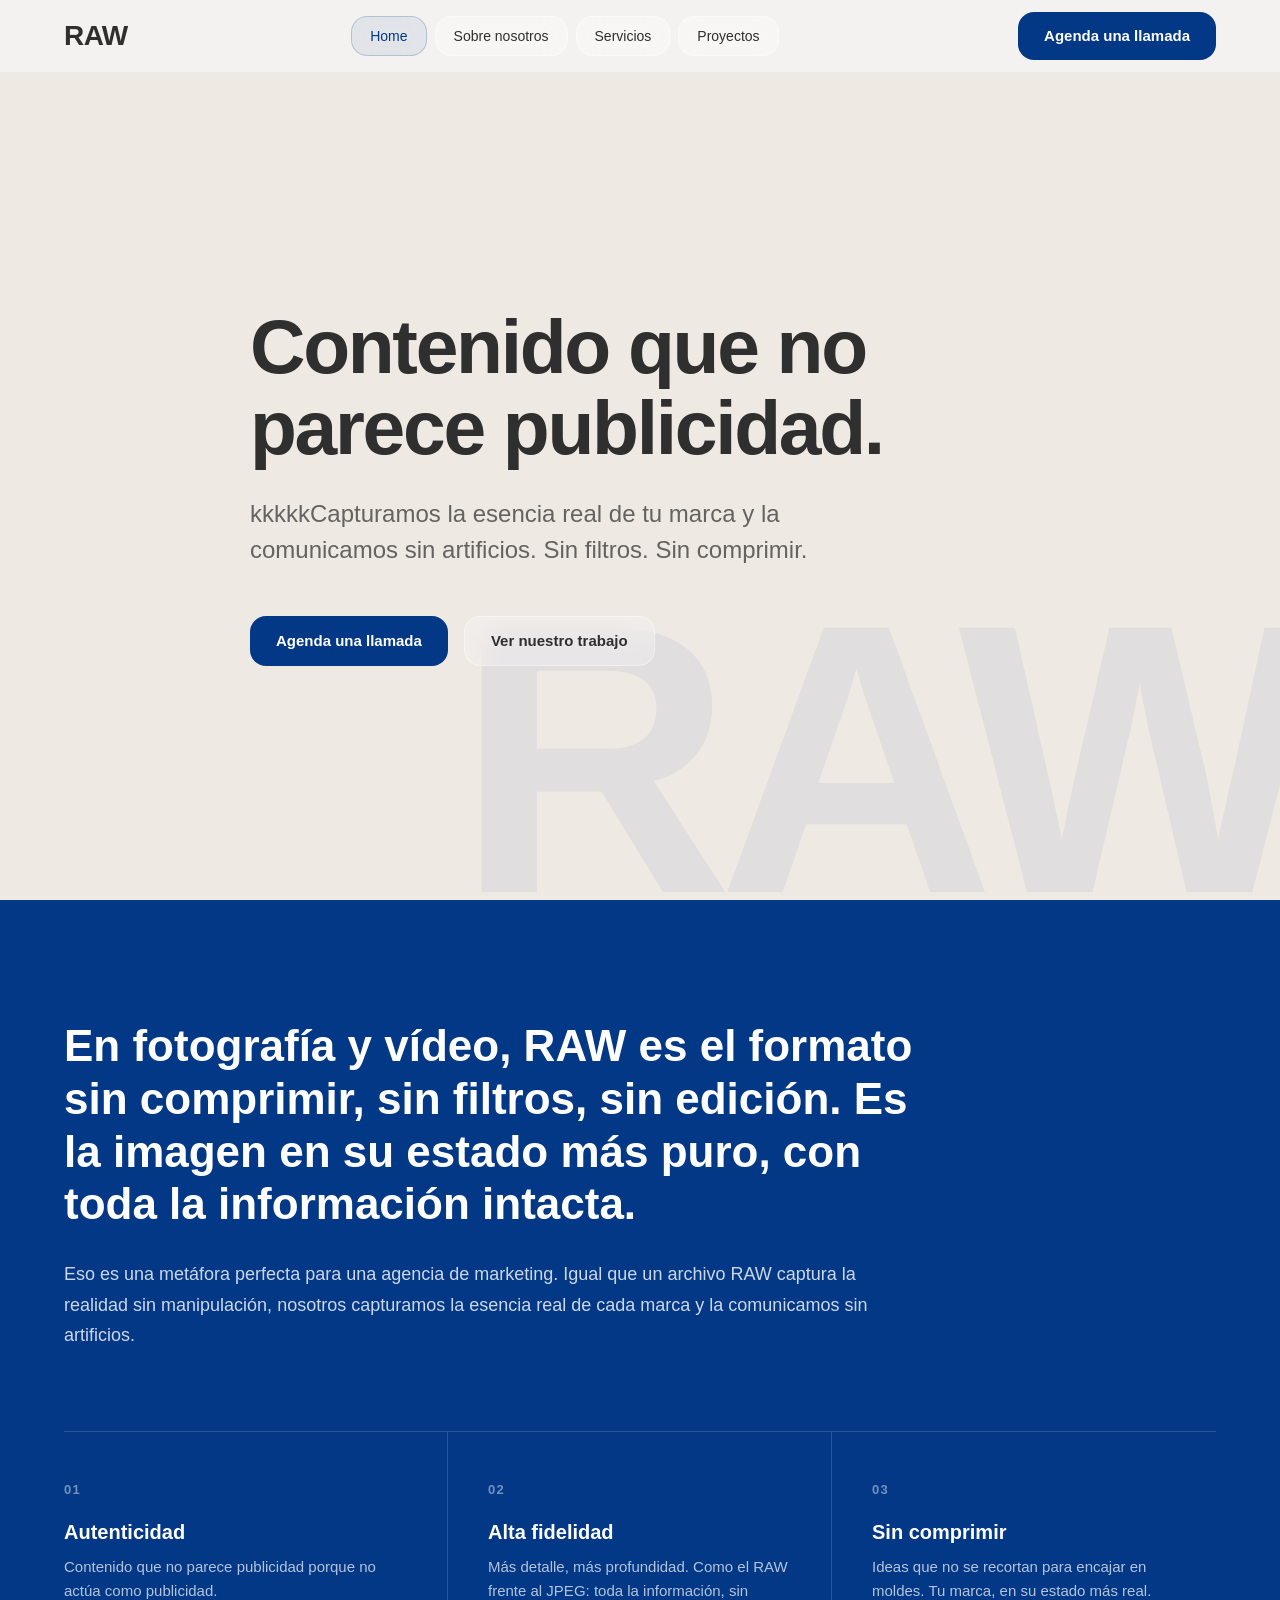
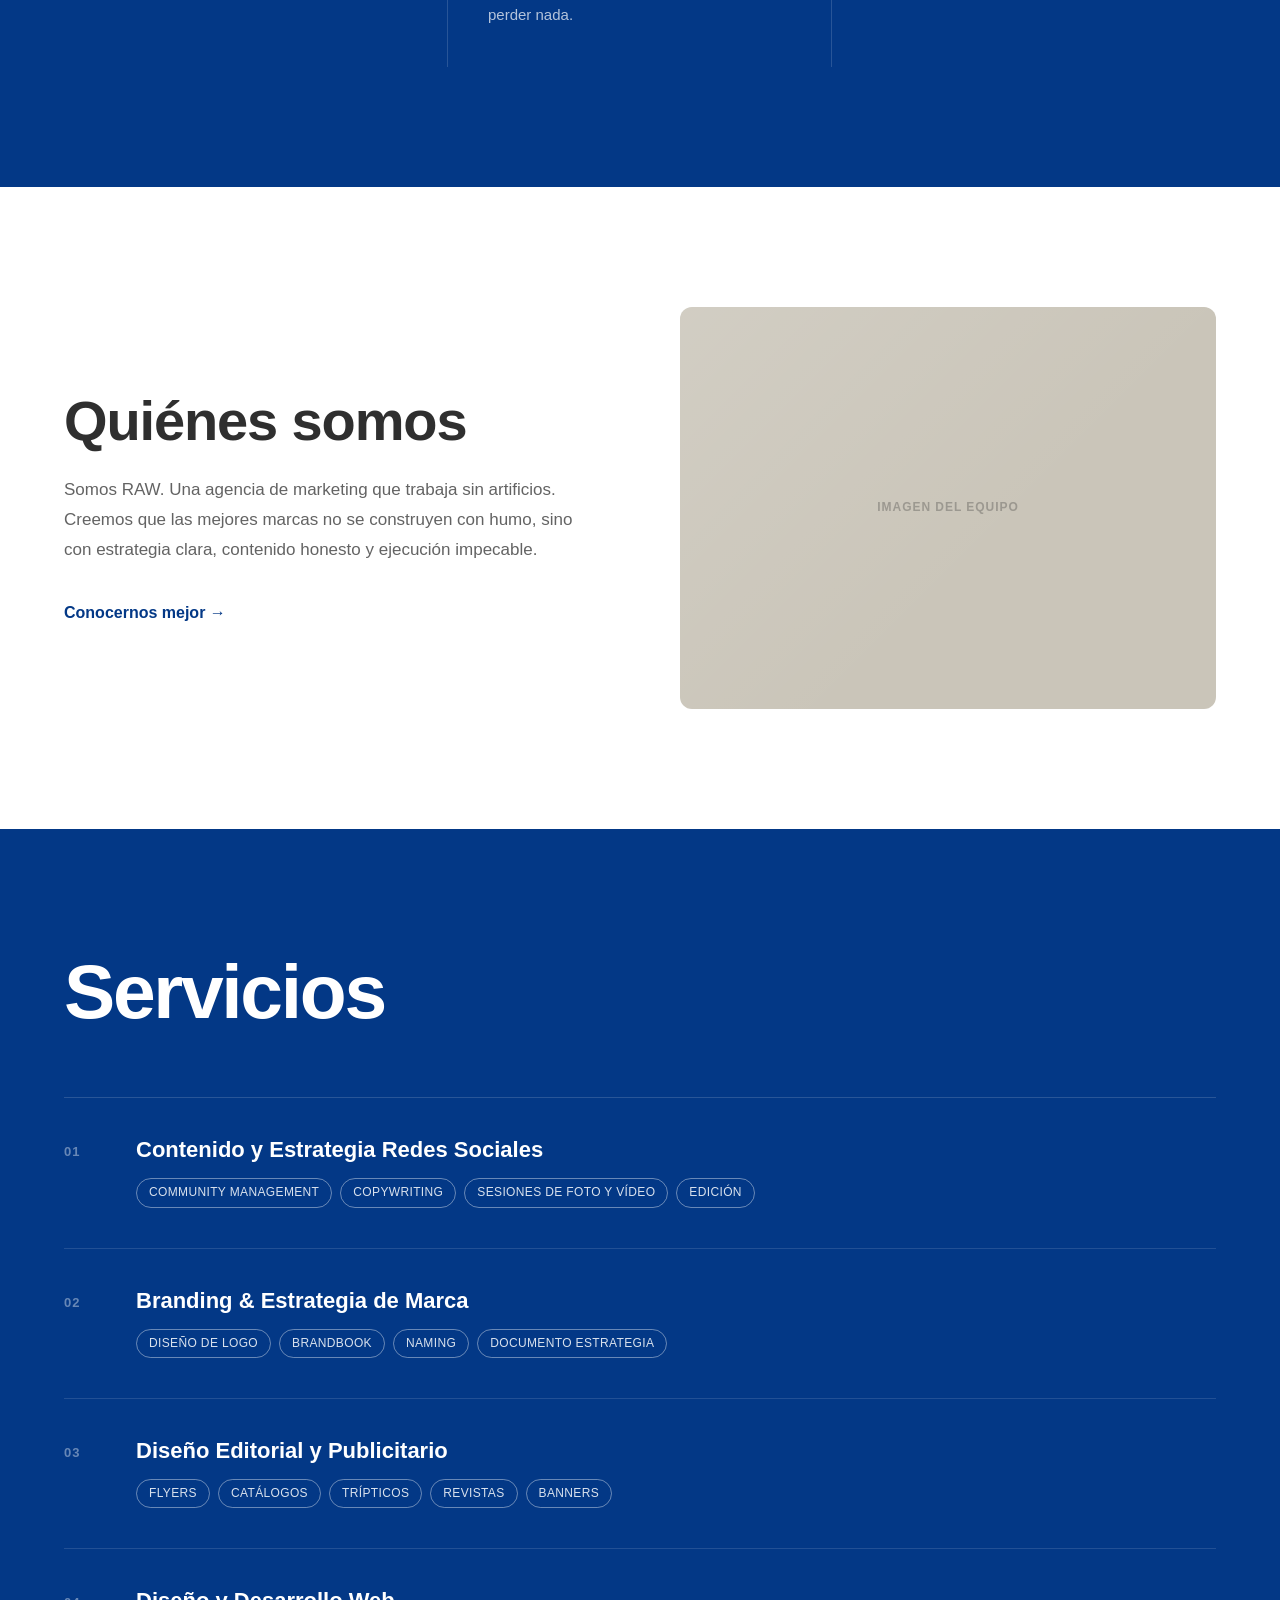
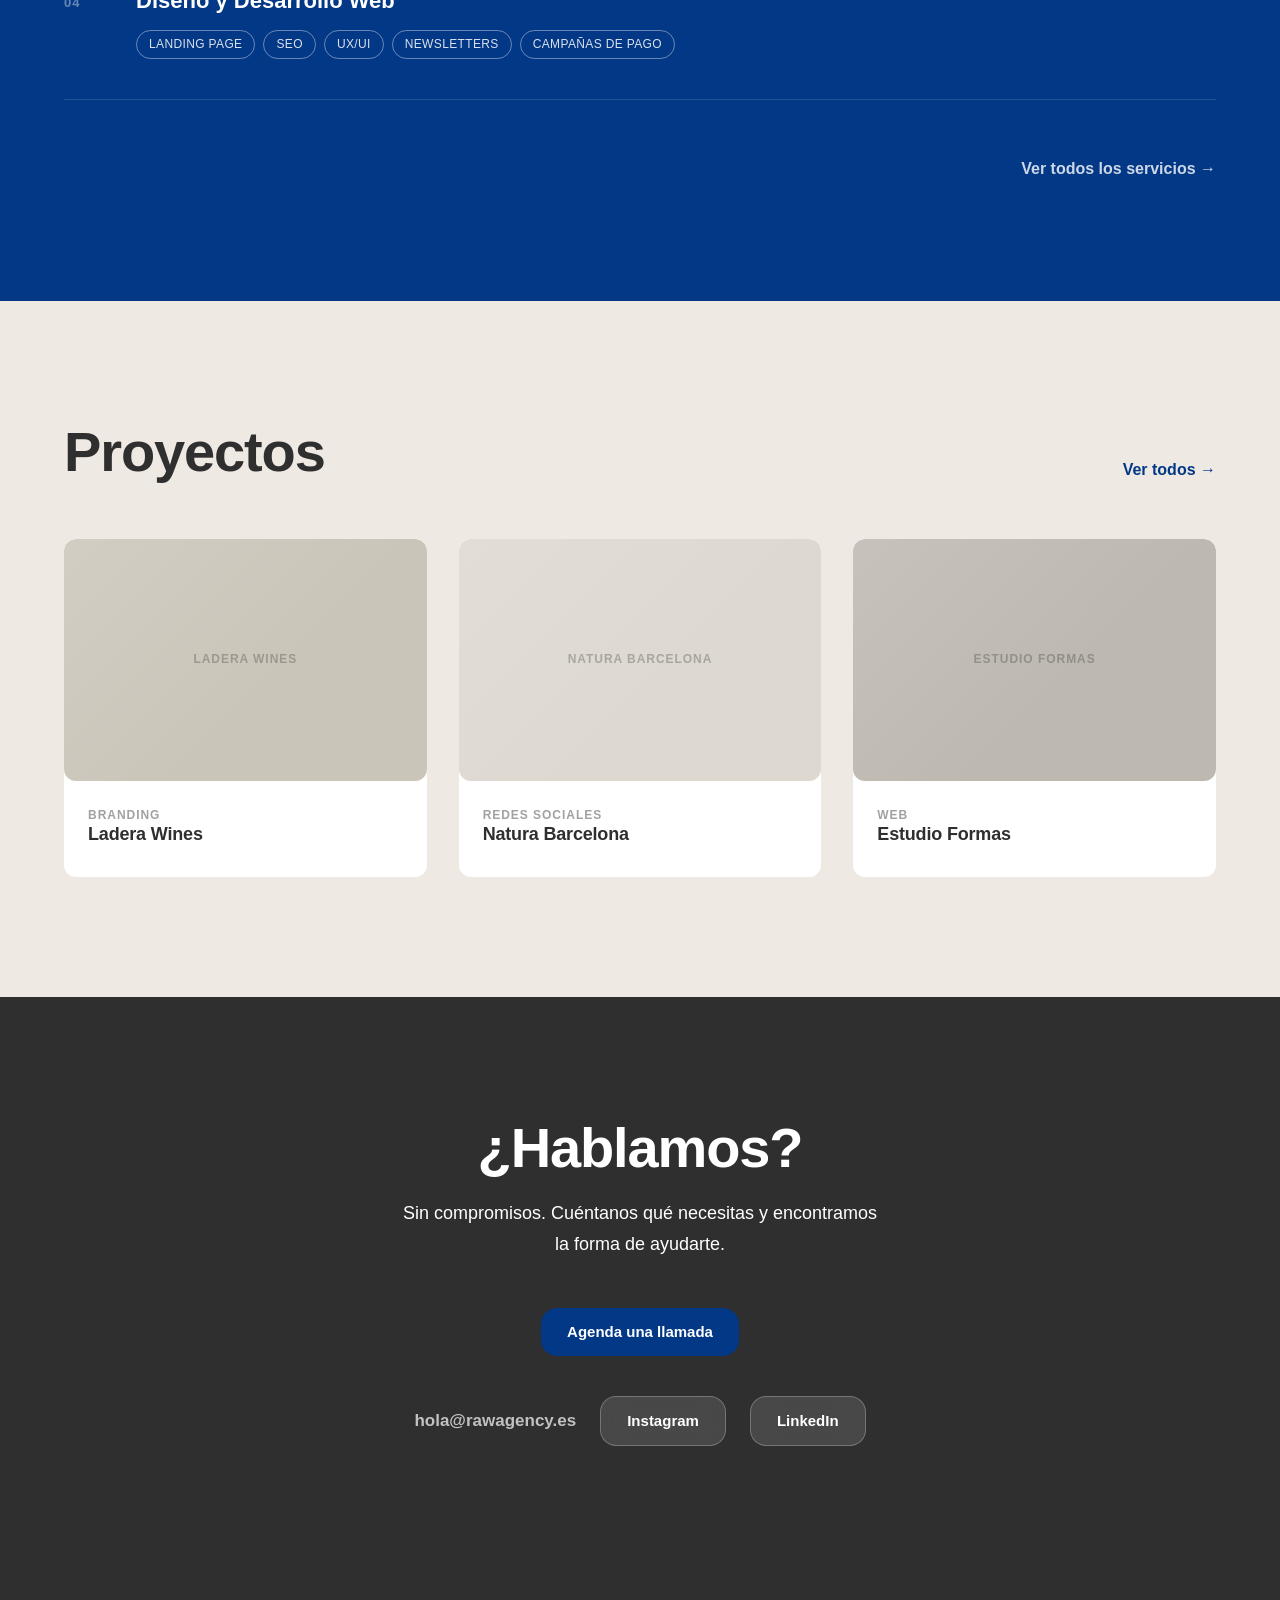
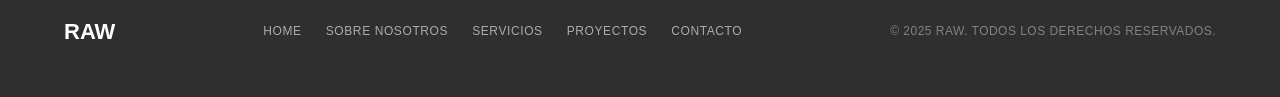
<file: raw/index.html>
<!DOCTYPE html>
<html lang="es">
<head>
  <meta charset="UTF-8">
  <meta name="viewport" content="width=device-width, initial-scale=1.0">
  <meta name="description" content="RAW Agency — Contenido que no parece publicidad. Capturamos la esencia real de tu marca y la comunicamos sin artificios.">
  <title>RAW Agency — Contenido sin artificios</title>
  <link rel="stylesheet" href="css/styles.css">
</head>
<body>

  <!-- ══════════════════════════════════════════
       HEADER
  ══════════════════════════════════════════ -->
  <header class="header" role="banner">
    <div class="header-inner">
      <!-- Replace with <img src="assets/logo.svg" alt="RAW Agency"> -->
      <a href="index.html" class="header-logo" aria-label="RAW Agency — inicio">RAW</a>

      <nav class="header-nav" aria-label="Navegación principal">
        <a href="index.html" class="nav-link" data-page="index.html">Home</a>
        <a href="sobre-nosotros.html" class="nav-link" data-page="sobre-nosotros.html">Sobre nosotros</a>
        <a href="servicios.html" class="nav-link" data-page="servicios.html">Servicios</a>
        <a href="proyectos.html" class="nav-link" data-page="proyectos.html">Proyectos</a>
      </nav>

      <a href="contacto.html" class="btn btn-primary header-cta">Agenda una llamada</a>

      <button class="hamburger" aria-label="Abrir menú" aria-expanded="false">
        <span></span><span></span><span></span>
      </button>
    </div>

    <nav class="mobile-nav" aria-label="Menú móvil">
      <a href="index.html" class="nav-link">Home</a>
      <a href="sobre-nosotros.html" class="nav-link">Sobre nosotros</a>
      <a href="servicios.html" class="nav-link">Servicios</a>
      <a href="proyectos.html" class="nav-link">Proyectos</a>
      <a href="contacto.html" class="btn btn-primary">Agenda una llamada</a>
    </nav>
  </header>

  <main>

    <!-- ══════════════════════════════════════════
         SECCIÓN 1 — HERO
    ══════════════════════════════════════════ -->
    <section class="hero" aria-label="Hero">
      <div class="hero-bg-text" aria-hidden="true">RAW</div>
      <div class="container">
        <div class="hero-content">
          <h1 class="fade-in">Contenido que no parece publicidad.</h1>
          <p class="hero-sub fade-in delay-1">
            kkkkkCapturamos la esencia real de tu marca y la comunicamos sin artificios. Sin filtros. Sin comprimir.
          </p>
          <div class="hero-ctas fade-in delay-2">
            <a href="contacto.html" class="btn btn-primary">Agenda una llamada</a>
            <a href="proyectos.html" class="btn btn-glass">Ver nuestro trabajo</a>
          </div>
        </div>
      </div>
    </section>

    <!-- ══════════════════════════════════════════
         SECCIÓN 2 — EXPLICACIÓN RAW
    ══════════════════════════════════════════ -->
    <section class="section section-raw" aria-label="¿Qué es RAW?">
      <div class="container">
        <div class="section-intro">
          <h2 class="fade-in">
            En fotografía y vídeo, RAW es el formato sin comprimir, sin filtros, sin edición.
            Es la imagen en su estado más puro, con toda la información intacta.
          </h2>
          <p class="fade-in delay-1">
            Eso es una metáfora perfecta para una agencia de marketing. Igual que un archivo RAW captura
            la realidad sin manipulación, nosotros capturamos la esencia real de cada marca y la
            comunicamos sin artificios.
          </p>
        </div>

        <div class="pillars">
          <div class="pillar fade-in">
            <span class="pillar-num">01</span>
            <h4>Autenticidad</h4>
            <p>Contenido que no parece publicidad porque no actúa como publicidad.</p>
          </div>
          <div class="pillar fade-in delay-1">
            <span class="pillar-num">02</span>
            <h4>Alta fidelidad</h4>
            <p>Más detalle, más profundidad. Como el RAW frente al JPEG: toda la información, sin perder nada.</p>
          </div>
          <div class="pillar fade-in delay-2">
            <span class="pillar-num">03</span>
            <h4>Sin comprimir</h4>
            <p>Ideas que no se recortan para encajar en moldes. Tu marca, en su estado más real.</p>
          </div>
        </div>
      </div>
    </section>

    <!-- ══════════════════════════════════════════
         SECCIÓN 3 — SOBRE NOSOTROS (preview)
    ══════════════════════════════════════════ -->
    <section class="section section-about-preview">
      <div class="container">
        <div class="grid-2">
          <div class="about-text">
            <h2 class="fade-in">Quiénes somos</h2>
            <p class="fade-in delay-1">
              Somos RAW. Una agencia de marketing que trabaja sin artificios. Creemos que las mejores
              marcas no se construyen con humo, sino con estrategia clara, contenido honesto y ejecución impecable.
            </p>
            <a href="sobre-nosotros.html" class="link-arrow fade-in delay-2">Conocernos mejor →</a>
          </div>
          <div class="fade-in delay-1">
            <div class="img-placeholder aspect-43" style="border-radius: 12px;" aria-label="Imagen del equipo RAW">
              <span style="position:relative;z-index:1;">Imagen del equipo</span>
            </div>
          </div>
        </div>
      </div>
    </section>

    <!-- ══════════════════════════════════════════
         SECCIÓN 4 — SERVICIOS (preview)
    ══════════════════════════════════════════ -->
    <section class="section section-services-preview" aria-label="Servicios">
      <div class="container">
        <h1 class="section-title fade-in">Servicios</h1>

        <ul class="services-list">
          <li class="service-item fade-in">
            <span class="service-num">01</span>
            <div class="service-body">
              <h4>Contenido y Estrategia Redes Sociales</h4>
              <div class="service-tags">
                <span class="tag">Community management</span>
                <span class="tag">Copywriting</span>
                <span class="tag">Sesiones de foto y vídeo</span>
                <span class="tag">Edición</span>
              </div>
            </div>
          </li>
          <li class="service-item fade-in delay-1">
            <span class="service-num">02</span>
            <div class="service-body">
              <h4>Branding &amp; Estrategia de Marca</h4>
              <div class="service-tags">
                <span class="tag">Diseño de logo</span>
                <span class="tag">Brandbook</span>
                <span class="tag">Naming</span>
                <span class="tag">Documento estrategia</span>
              </div>
            </div>
          </li>
          <li class="service-item fade-in delay-2">
            <span class="service-num">03</span>
            <div class="service-body">
              <h4>Diseño Editorial y Publicitario</h4>
              <div class="service-tags">
                <span class="tag">Flyers</span>
                <span class="tag">Catálogos</span>
                <span class="tag">Trípticos</span>
                <span class="tag">Revistas</span>
                <span class="tag">Banners</span>
              </div>
            </div>
          </li>
          <li class="service-item fade-in delay-3">
            <span class="service-num">04</span>
            <div class="service-body">
              <h4>Diseño y Desarrollo Web</h4>
              <div class="service-tags">
                <span class="tag">Landing page</span>
                <span class="tag">SEO</span>
                <span class="tag">UX/UI</span>
                <span class="tag">Newsletters</span>
                <span class="tag">Campañas de pago</span>
              </div>
            </div>
          </li>
        </ul>

        <div class="services-cta fade-in">
          <a href="servicios.html" class="link-arrow" style="color:rgba(255,255,255,0.8);">Ver todos los servicios →</a>
        </div>
      </div>
    </section>

    <!-- ══════════════════════════════════════════
         SECCIÓN 5 — PROYECTOS (preview)
    ══════════════════════════════════════════ -->
    <section class="section section-projects-preview" aria-label="Proyectos destacados">
      <div class="container">
        <div class="section-header">
          <h2 class="fade-in">Proyectos</h2>
          <a href="proyectos.html" class="link-arrow fade-in">Ver todos →</a>
        </div>

        <div class="grid-3">
          <a href="proyectos/proyecto-01.html" class="project-card fade-in">
            <div class="img-placeholder aspect-32 project-card-image" aria-label="Proyecto Ladera Wines">
              <span style="position:relative;z-index:1;">Ladera Wines</span>
            </div>
            <div class="project-card-body">
              <p class="project-card-category">Branding</p>
              <h4>Ladera Wines</h4>
            </div>
          </a>

          <a href="proyectos/proyecto-02.html" class="project-card fade-in delay-1">
            <div class="img-placeholder aspect-32 project-card-image img-placeholder-light" aria-label="Proyecto Natura Barcelona">
              <span style="position:relative;z-index:1;">Natura Barcelona</span>
            </div>
            <div class="project-card-body">
              <p class="project-card-category">Redes Sociales</p>
              <h4>Natura Barcelona</h4>
            </div>
          </a>

          <a href="proyectos/proyecto-03.html" class="project-card fade-in delay-2">
            <div class="img-placeholder aspect-32 project-card-image" style="background:#BDB8B0;" aria-label="Proyecto Estudio Formas">
              <span style="position:relative;z-index:1;">Estudio Formas</span>
            </div>
            <div class="project-card-body">
              <p class="project-card-category">Web</p>
              <h4>Estudio Formas</h4>
            </div>
          </a>
        </div>
      </div>
    </section>

    <!-- ══════════════════════════════════════════
         SECCIÓN 6 — CONTACTO (strip)
    ══════════════════════════════════════════ -->
    <section class="section section-contact-strip" aria-label="Contacto">
      <div class="container">
        <h2 class="fade-in">¿Hablamos?</h2>
        <p class="fade-in delay-1">Sin compromisos. Cuéntanos qué necesitas y encontramos la forma de ayudarte.</p>
        <a href="contacto.html" class="btn btn-primary fade-in delay-2">Agenda una llamada</a>

        <div class="contact-links fade-in delay-3">
          <a href="mailto:hola@rawagency.es" class="contact-email">hola@rawagency.es</a>
          <a href="https://www.instagram.com" class="btn btn-glass-light" target="_blank" rel="noopener">Instagram</a>
          <a href="https://www.linkedin.com" class="btn btn-glass-light" target="_blank" rel="noopener">LinkedIn</a>
        </div>
      </div>
    </section>

  </main>

  <!-- ══════════════════════════════════════════
       FOOTER
  ══════════════════════════════════════════ -->
  <footer class="footer" role="contentinfo">
    <div class="container">
      <div class="footer-inner">
        <!-- Replace with <img src="assets/logo-white.svg" alt="RAW Agency"> -->
        <a href="index.html" class="footer-logo">RAW</a>
        <nav class="footer-nav" aria-label="Pie de página">
          <a href="index.html">Home</a>
          <a href="sobre-nosotros.html">Sobre nosotros</a>
          <a href="servicios.html">Servicios</a>
          <a href="proyectos.html">Proyectos</a>
          <a href="contacto.html">Contacto</a>
        </nav>
        <p class="footer-copy">© 2025 RAW. Todos los derechos reservados.</p>
      </div>
    </div>
  </footer>

  <script src="js/main.js"></script>
</body>
</html>
</file>
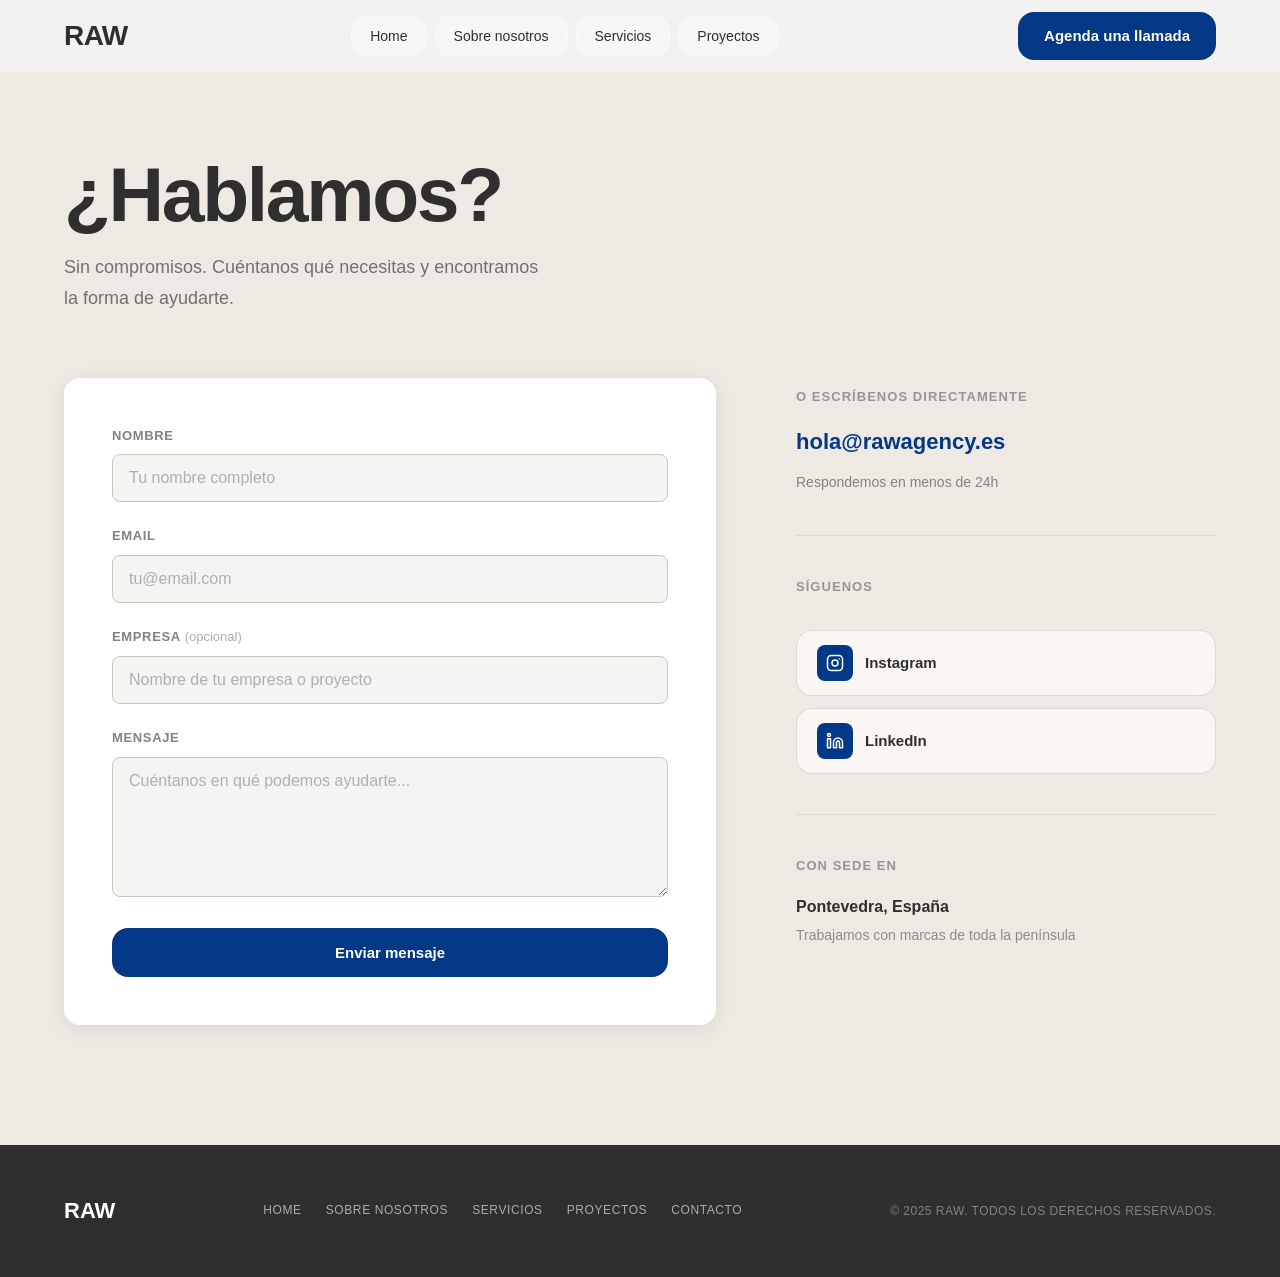
<file: raw/contacto.html>
<!DOCTYPE html>
<html lang="es">
<head>
  <meta charset="UTF-8">
  <meta name="viewport" content="width=device-width, initial-scale=1.0">
  <meta name="description" content="Contacta con RAW Agency — agenda una llamada o escríbenos directamente.">
  <title>Contacto — RAW Agency</title>
  <link rel="stylesheet" href="css/styles.css">
</head>
<body>

  <header class="header" role="banner">
    <div class="header-inner">
      <a href="index.html" class="header-logo">RAW</a>
      <nav class="header-nav" aria-label="Navegación principal">
        <a href="index.html" class="nav-link" data-page="index.html">Home</a>
        <a href="sobre-nosotros.html" class="nav-link" data-page="sobre-nosotros.html">Sobre nosotros</a>
        <a href="servicios.html" class="nav-link" data-page="servicios.html">Servicios</a>
        <a href="proyectos.html" class="nav-link" data-page="proyectos.html">Proyectos</a>
      </nav>
      <a href="contacto.html" class="btn btn-primary header-cta">Agenda una llamada</a>
      <button class="hamburger" aria-label="Abrir menú" aria-expanded="false">
        <span></span><span></span><span></span>
      </button>
    </div>
    <nav class="mobile-nav" aria-label="Menú móvil">
      <a href="index.html" class="nav-link">Home</a>
      <a href="sobre-nosotros.html" class="nav-link">Sobre nosotros</a>
      <a href="servicios.html" class="nav-link">Servicios</a>
      <a href="proyectos.html" class="nav-link">Proyectos</a>
      <a href="contacto.html" class="btn btn-primary">Agenda una llamada</a>
    </nav>
  </header>

  <main>
    <section class="contact-page" aria-label="Contacto">
      <div class="container">

        <h1 class="fade-in">¿Hablamos?</h1>
        <p class="contact-intro fade-in delay-1">
          Sin compromisos. Cuéntanos qué necesitas y encontramos la forma de ayudarte.
        </p>

        <div class="contact-grid">

          <!-- FORM -->
          <div class="fade-in">
            <form class="contact-form" id="contact-form" novalidate>
              <div class="form-group">
                <label class="form-label" for="nombre">Nombre</label>
                <input
                  class="form-input"
                  type="text"
                  id="nombre"
                  name="nombre"
                  placeholder="Tu nombre completo"
                  autocomplete="name"
                >
                <p class="form-error" id="nombre-error"></p>
              </div>

              <div class="form-group">
                <label class="form-label" for="email">Email</label>
                <input
                  class="form-input"
                  type="email"
                  id="email"
                  name="email"
                  placeholder="tu@email.com"
                  autocomplete="email"
                >
                <p class="form-error" id="email-error"></p>
              </div>

              <div class="form-group">
                <label class="form-label" for="empresa">
                  Empresa <span class="optional">(opcional)</span>
                </label>
                <input
                  class="form-input"
                  type="text"
                  id="empresa"
                  name="empresa"
                  placeholder="Nombre de tu empresa o proyecto"
                  autocomplete="organization"
                >
              </div>

              <div class="form-group">
                <label class="form-label" for="mensaje">Mensaje</label>
                <textarea
                  class="form-textarea"
                  id="mensaje"
                  name="mensaje"
                  placeholder="Cuéntanos en qué podemos ayudarte..."
                ></textarea>
                <p class="form-error" id="mensaje-error"></p>
              </div>

              <button type="submit" class="btn btn-primary" style="width:100%; justify-content:center; padding:16px;">
                Enviar mensaje
              </button>

              <div class="form-success" id="form-success" role="alert">
                ¡Mensaje enviado! Te respondemos en menos de 24 horas.
              </div>
            </form>
          </div>

          <!-- CONTACT INFO -->
          <div class="contact-info fade-in delay-1">
            <p class="contact-info-label">O escríbenos directamente</p>
            <a href="mailto:hola@rawagency.es" class="contact-info-email">hola@rawagency.es</a>
            <p class="contact-info-note">Respondemos en menos de 24h</p>

            <div style="height:1px; background: rgba(202,197,185,0.5); margin: 40px 0;"></div>

            <p class="contact-info-label">Síguenos</p>
            <div class="social-links">
              <a href="https://www.instagram.com" class="social-link" target="_blank" rel="noopener" aria-label="Instagram de RAW Agency">
                <span class="social-link-icon" aria-hidden="true">
                  <svg width="18" height="18" viewBox="0 0 24 24" fill="none" stroke="currentColor" stroke-width="2" stroke-linecap="round" stroke-linejoin="round">
                    <rect x="2" y="2" width="20" height="20" rx="5" ry="5"/>
                    <circle cx="12" cy="12" r="4"/>
                    <circle cx="17.5" cy="6.5" r="1" fill="currentColor" stroke="none"/>
                  </svg>
                </span>
                Instagram
              </a>
              <a href="https://www.linkedin.com" class="social-link" target="_blank" rel="noopener" aria-label="LinkedIn de RAW Agency">
                <span class="social-link-icon" aria-hidden="true">
                  <svg width="18" height="18" viewBox="0 0 24 24" fill="none" stroke="currentColor" stroke-width="2" stroke-linecap="round" stroke-linejoin="round">
                    <path d="M16 8a6 6 0 0 1 6 6v7h-4v-7a2 2 0 0 0-2-2 2 2 0 0 0-2 2v7h-4v-7a6 6 0 0 1 6-6z"/>
                    <rect x="2" y="9" width="4" height="12"/>
                    <circle cx="4" cy="4" r="2"/>
                  </svg>
                </span>
                LinkedIn
              </a>
            </div>

            <div style="height:1px; background: rgba(202,197,185,0.5); margin: 40px 0;"></div>

            <p class="contact-info-label">Con sede en</p>
            <p style="font-size:16px; font-weight:600; color: var(--color-dark); margin-bottom:4px;">Pontevedra, España</p>
            <p style="font-size:14px; color:rgba(47,47,47,0.5);">Trabajamos con marcas de toda la península</p>
          </div>

        </div>
      </div>
    </section>
  </main>

  <footer class="footer" role="contentinfo">
    <div class="container">
      <div class="footer-inner">
        <a href="index.html" class="footer-logo">RAW</a>
        <nav class="footer-nav" aria-label="Pie de página">
          <a href="index.html">Home</a>
          <a href="sobre-nosotros.html">Sobre nosotros</a>
          <a href="servicios.html">Servicios</a>
          <a href="proyectos.html">Proyectos</a>
          <a href="contacto.html">Contacto</a>
        </nav>
        <p class="footer-copy">© 2025 RAW. Todos los derechos reservados.</p>
      </div>
    </div>
  </footer>

  <script src="js/main.js"></script>
</body>
</html>
</file>
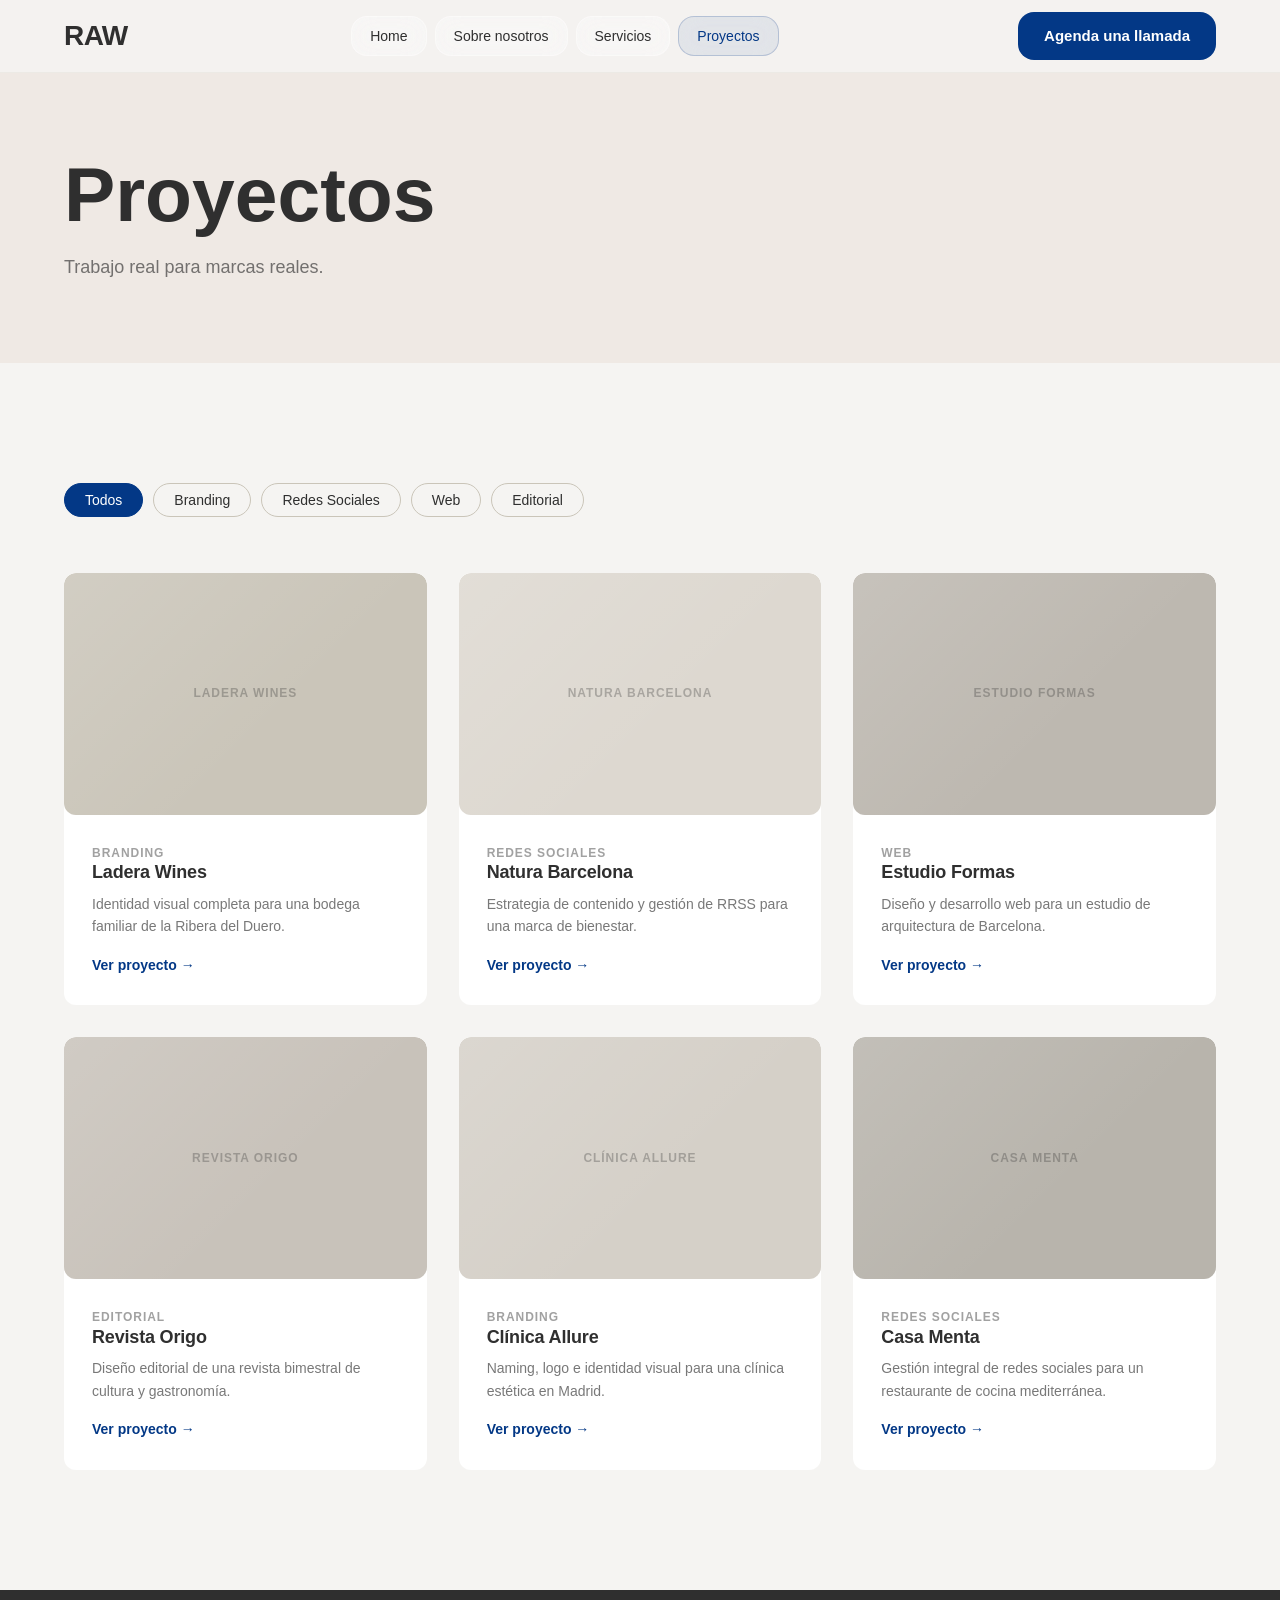
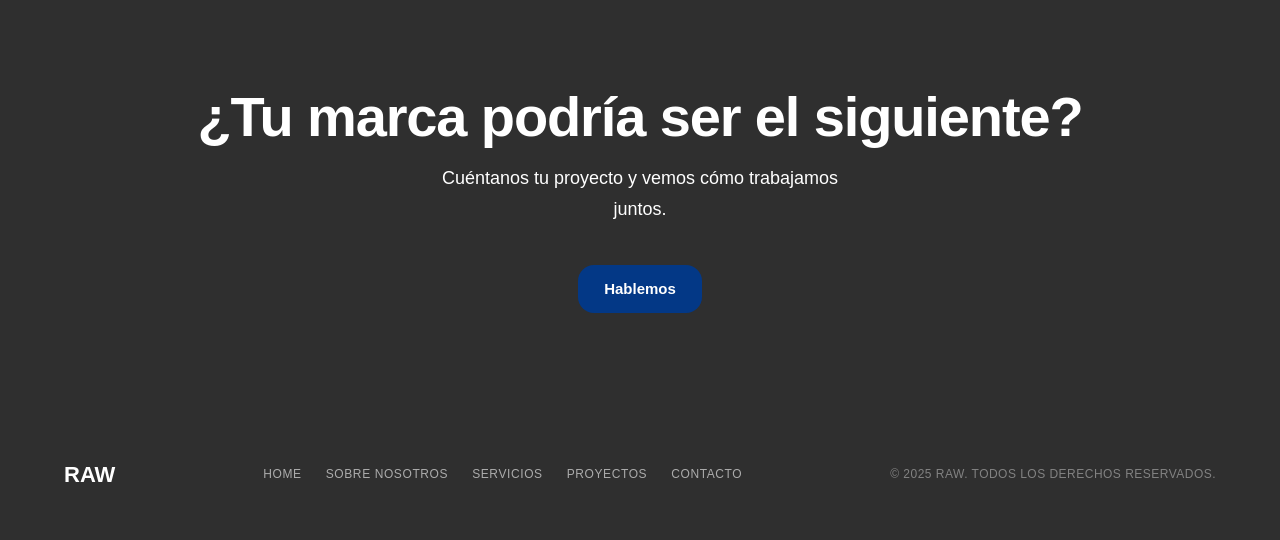
<file: raw/proyectos.html>
<!DOCTYPE html>
<html lang="es">
<head>
  <meta charset="UTF-8">
  <meta name="viewport" content="width=device-width, initial-scale=1.0">
  <meta name="description" content="Proyectos de RAW Agency — trabajo real para marcas reales.">
  <title>Proyectos — RAW Agency</title>
  <link rel="stylesheet" href="css/styles.css">
</head>
<body>

  <header class="header" role="banner">
    <div class="header-inner">
      <a href="index.html" class="header-logo">RAW</a>
      <nav class="header-nav" aria-label="Navegación principal">
        <a href="index.html" class="nav-link" data-page="index.html">Home</a>
        <a href="sobre-nosotros.html" class="nav-link" data-page="sobre-nosotros.html">Sobre nosotros</a>
        <a href="servicios.html" class="nav-link" data-page="servicios.html">Servicios</a>
        <a href="proyectos.html" class="nav-link active" data-page="proyectos.html">Proyectos</a>
      </nav>
      <a href="contacto.html" class="btn btn-primary header-cta">Agenda una llamada</a>
      <button class="hamburger" aria-label="Abrir menú" aria-expanded="false">
        <span></span><span></span><span></span>
      </button>
    </div>
    <nav class="mobile-nav" aria-label="Menú móvil">
      <a href="index.html" class="nav-link">Home</a>
      <a href="sobre-nosotros.html" class="nav-link">Sobre nosotros</a>
      <a href="servicios.html" class="nav-link">Servicios</a>
      <a href="proyectos.html" class="nav-link">Proyectos</a>
      <a href="contacto.html" class="btn btn-primary">Agenda una llamada</a>
    </nav>
  </header>

  <main>

    <!-- HERO -->
    <section class="page-hero-light" aria-label="Proyectos">
      <div class="container">
        <h1 class="fade-in">Proyectos</h1>
        <p class="fade-in delay-1" style="font-size:18px; color:rgba(47,47,47,0.65); max-width:480px; margin-top:16px;">
          Trabajo real para marcas reales.
        </p>
      </div>
    </section>

    <!-- PROJECTS GRID -->
    <section class="section" style="background: var(--color-background);">
      <div class="container">

        <!-- Filter bar -->
        <div class="filter-bar fade-in" role="group" aria-label="Filtrar proyectos">
          <button class="filter-btn active" data-filter="all">Todos</button>
          <button class="filter-btn" data-filter="branding">Branding</button>
          <button class="filter-btn" data-filter="redes-sociales">Redes Sociales</button>
          <button class="filter-btn" data-filter="web">Web</button>
          <button class="filter-btn" data-filter="editorial">Editorial</button>
        </div>

        <!-- Grid -->
        <div class="projects-grid">

          <div class="project-card-full fade-in" data-category="branding">
            <a href="proyectos/proyecto-01.html" class="project-card project-card-full" style="display:block;">
              <div class="img-placeholder aspect-32 project-card-image" aria-label="Ladera Wines">
                <span style="position:relative;z-index:1;">Ladera Wines</span>
              </div>
              <div class="project-card-body">
                <p class="project-card-category">Branding</p>
                <h4>Ladera Wines</h4>
                <p class="project-card-desc">Identidad visual completa para una bodega familiar de la Ribera del Duero.</p>
                <span class="project-card-link">Ver proyecto →</span>
              </div>
            </a>
          </div>

          <div class="project-card-full fade-in delay-1" data-category="redes-sociales">
            <a href="proyectos/proyecto-02.html" class="project-card project-card-full" style="display:block;">
              <div class="img-placeholder aspect-32 project-card-image img-placeholder-light" aria-label="Natura Barcelona">
                <span style="position:relative;z-index:1;">Natura Barcelona</span>
              </div>
              <div class="project-card-body">
                <p class="project-card-category">Redes Sociales</p>
                <h4>Natura Barcelona</h4>
                <p class="project-card-desc">Estrategia de contenido y gestión de RRSS para una marca de bienestar.</p>
                <span class="project-card-link">Ver proyecto →</span>
              </div>
            </a>
          </div>

          <div class="project-card-full fade-in delay-2" data-category="web">
            <a href="proyectos/proyecto-03.html" class="project-card project-card-full" style="display:block;">
              <div class="img-placeholder aspect-32 project-card-image" style="background:#BDB8B0;" aria-label="Estudio Formas">
                <span style="position:relative;z-index:1;">Estudio Formas</span>
              </div>
              <div class="project-card-body">
                <p class="project-card-category">Web</p>
                <h4>Estudio Formas</h4>
                <p class="project-card-desc">Diseño y desarrollo web para un estudio de arquitectura de Barcelona.</p>
                <span class="project-card-link">Ver proyecto →</span>
              </div>
            </a>
          </div>

          <div class="project-card-full fade-in" data-category="editorial">
            <a href="#" class="project-card project-card-full" style="display:block;">
              <div class="img-placeholder aspect-32 project-card-image" style="background:#C8C2BA;" aria-label="Revista Origo">
                <span style="position:relative;z-index:1;">Revista Origo</span>
              </div>
              <div class="project-card-body">
                <p class="project-card-category">Editorial</p>
                <h4>Revista Origo</h4>
                <p class="project-card-desc">Diseño editorial de una revista bimestral de cultura y gastronomía.</p>
                <span class="project-card-link">Ver proyecto →</span>
              </div>
            </a>
          </div>

          <div class="project-card-full fade-in delay-1" data-category="branding">
            <a href="#" class="project-card project-card-full" style="display:block;">
              <div class="img-placeholder aspect-32 project-card-image img-placeholder-light" style="background:#D5D0C8;" aria-label="Clínica Allure">
                <span style="position:relative;z-index:1;">Clínica Allure</span>
              </div>
              <div class="project-card-body">
                <p class="project-card-category">Branding</p>
                <h4>Clínica Allure</h4>
                <p class="project-card-desc">Naming, logo e identidad visual para una clínica estética en Madrid.</p>
                <span class="project-card-link">Ver proyecto →</span>
              </div>
            </a>
          </div>

          <div class="project-card-full fade-in delay-2" data-category="redes-sociales">
            <a href="#" class="project-card project-card-full" style="display:block;">
              <div class="img-placeholder aspect-32 project-card-image" style="background:#B8B4AC;" aria-label="Casa Menta">
                <span style="position:relative;z-index:1;">Casa Menta</span>
              </div>
              <div class="project-card-body">
                <p class="project-card-category">Redes Sociales</p>
                <h4>Casa Menta</h4>
                <p class="project-card-desc">Gestión integral de redes sociales para un restaurante de cocina mediterránea.</p>
                <span class="project-card-link">Ver proyecto →</span>
              </div>
            </a>
          </div>

        </div>
      </div>
    </section>

    <!-- CTA -->
    <section class="cta-strip" aria-label="Contacto">
      <div class="container">
        <h2 class="fade-in">¿Tu marca podría ser el siguiente?</h2>
        <p class="fade-in delay-1">Cuéntanos tu proyecto y vemos cómo trabajamos juntos.</p>
        <a href="contacto.html" class="btn btn-primary fade-in delay-2">Hablemos</a>
      </div>
    </section>

  </main>

  <footer class="footer" role="contentinfo">
    <div class="container">
      <div class="footer-inner">
        <a href="index.html" class="footer-logo">RAW</a>
        <nav class="footer-nav" aria-label="Pie de página">
          <a href="index.html">Home</a>
          <a href="sobre-nosotros.html">Sobre nosotros</a>
          <a href="servicios.html">Servicios</a>
          <a href="proyectos.html">Proyectos</a>
          <a href="contacto.html">Contacto</a>
        </nav>
        <p class="footer-copy">© 2025 RAW. Todos los derechos reservados.</p>
      </div>
    </div>
  </footer>

  <script src="js/main.js"></script>
</body>
</html>
</file>
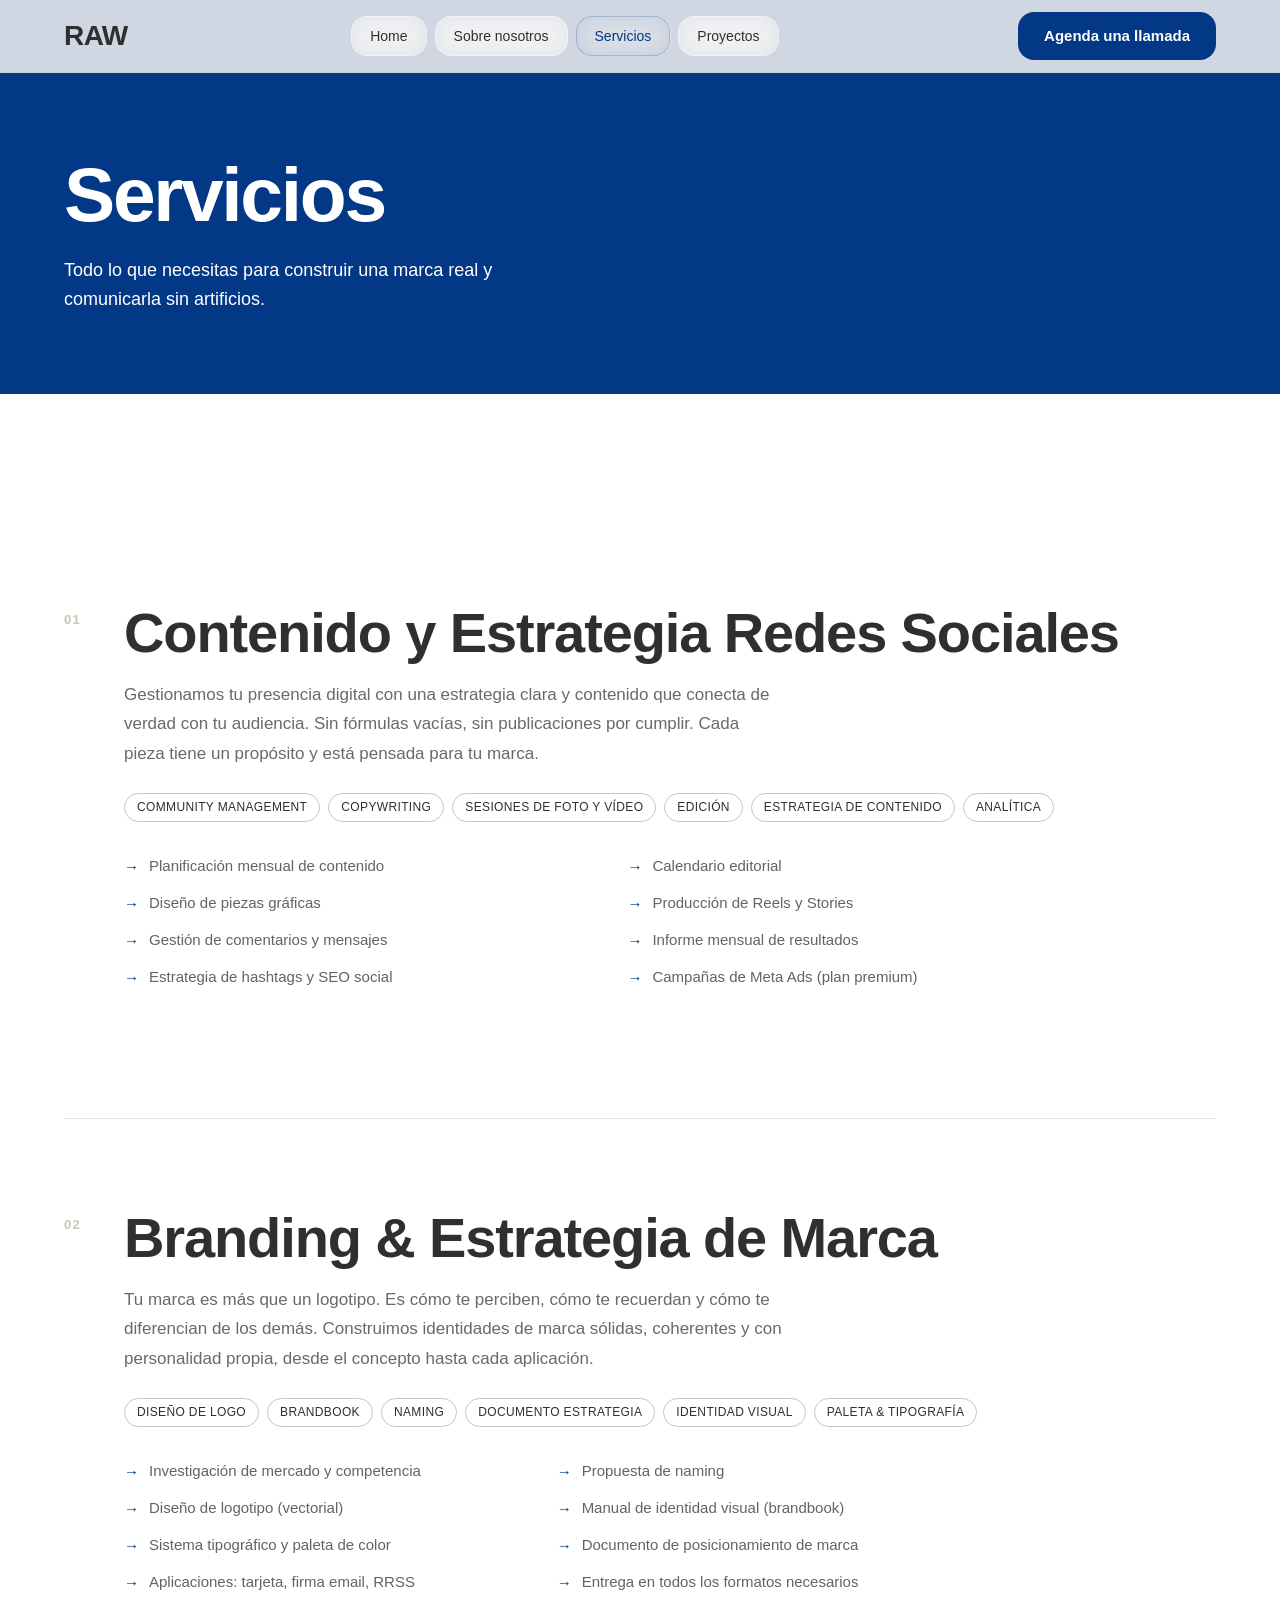
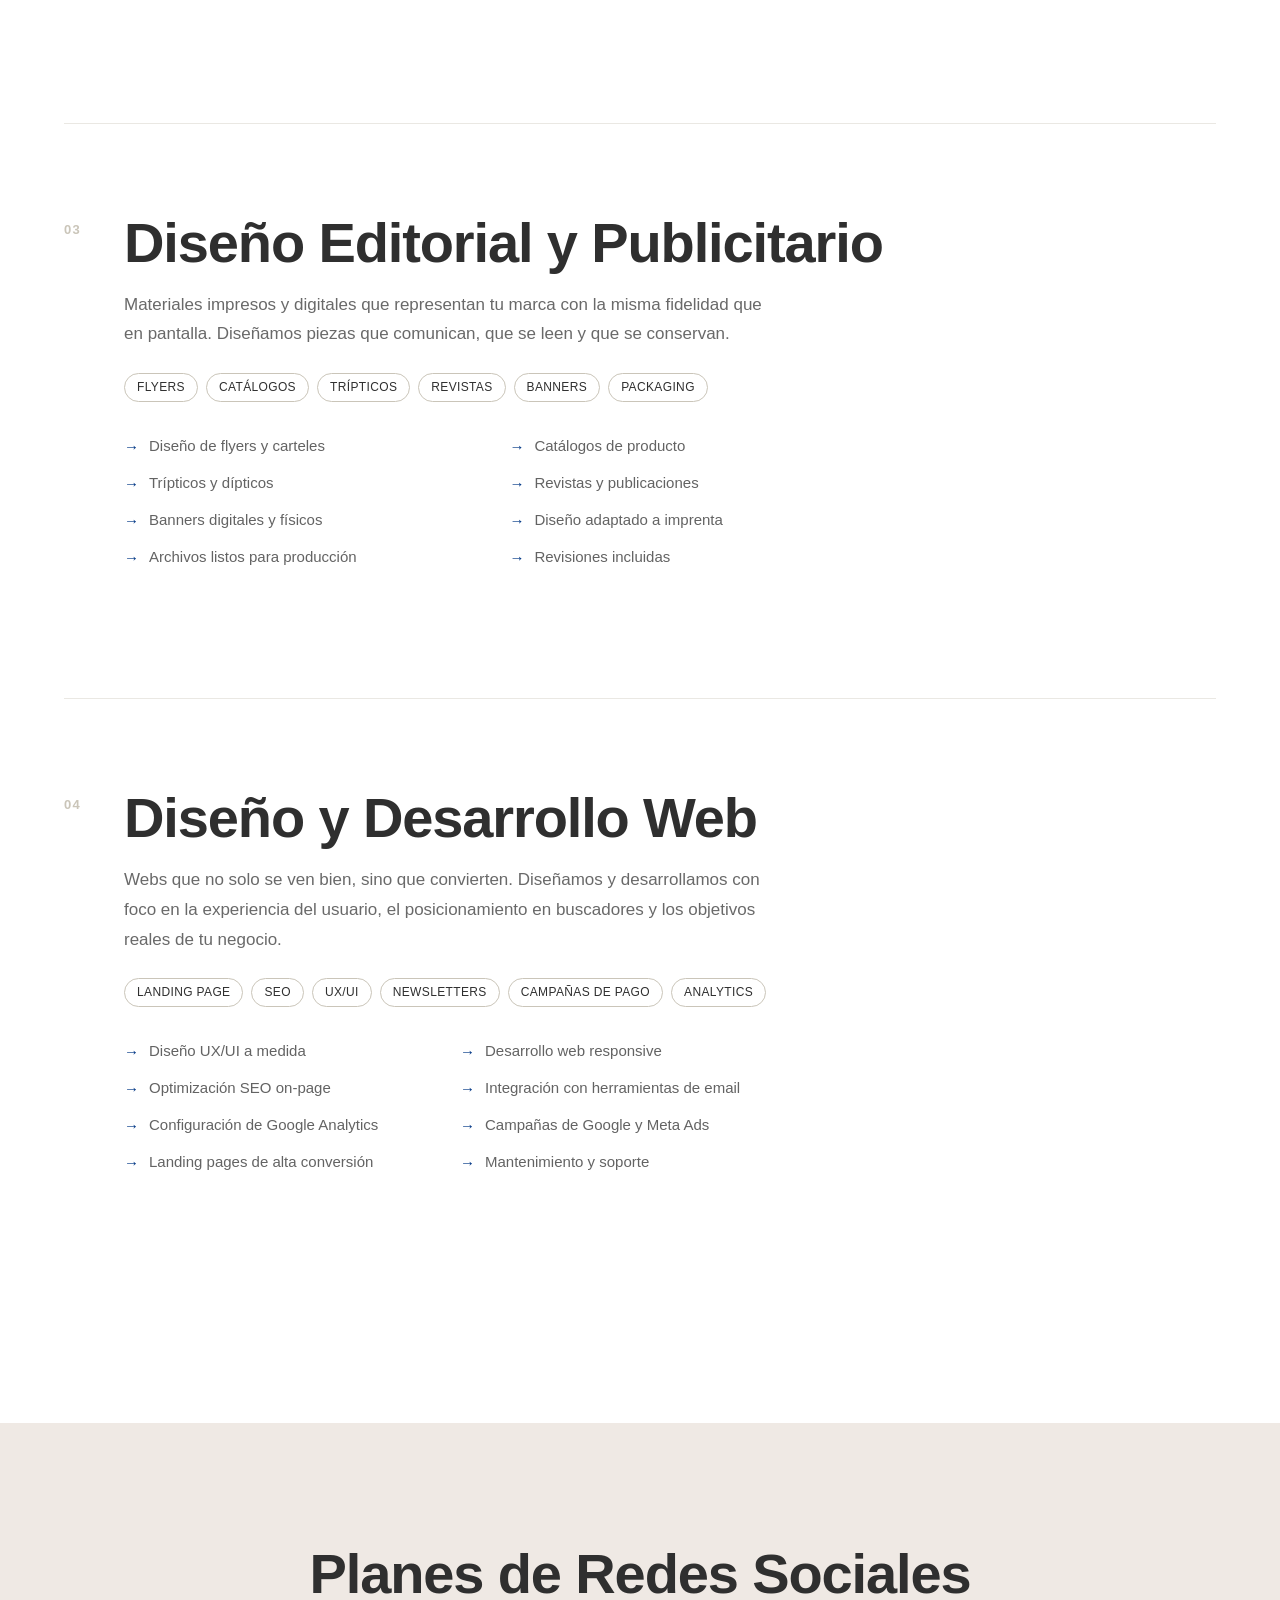
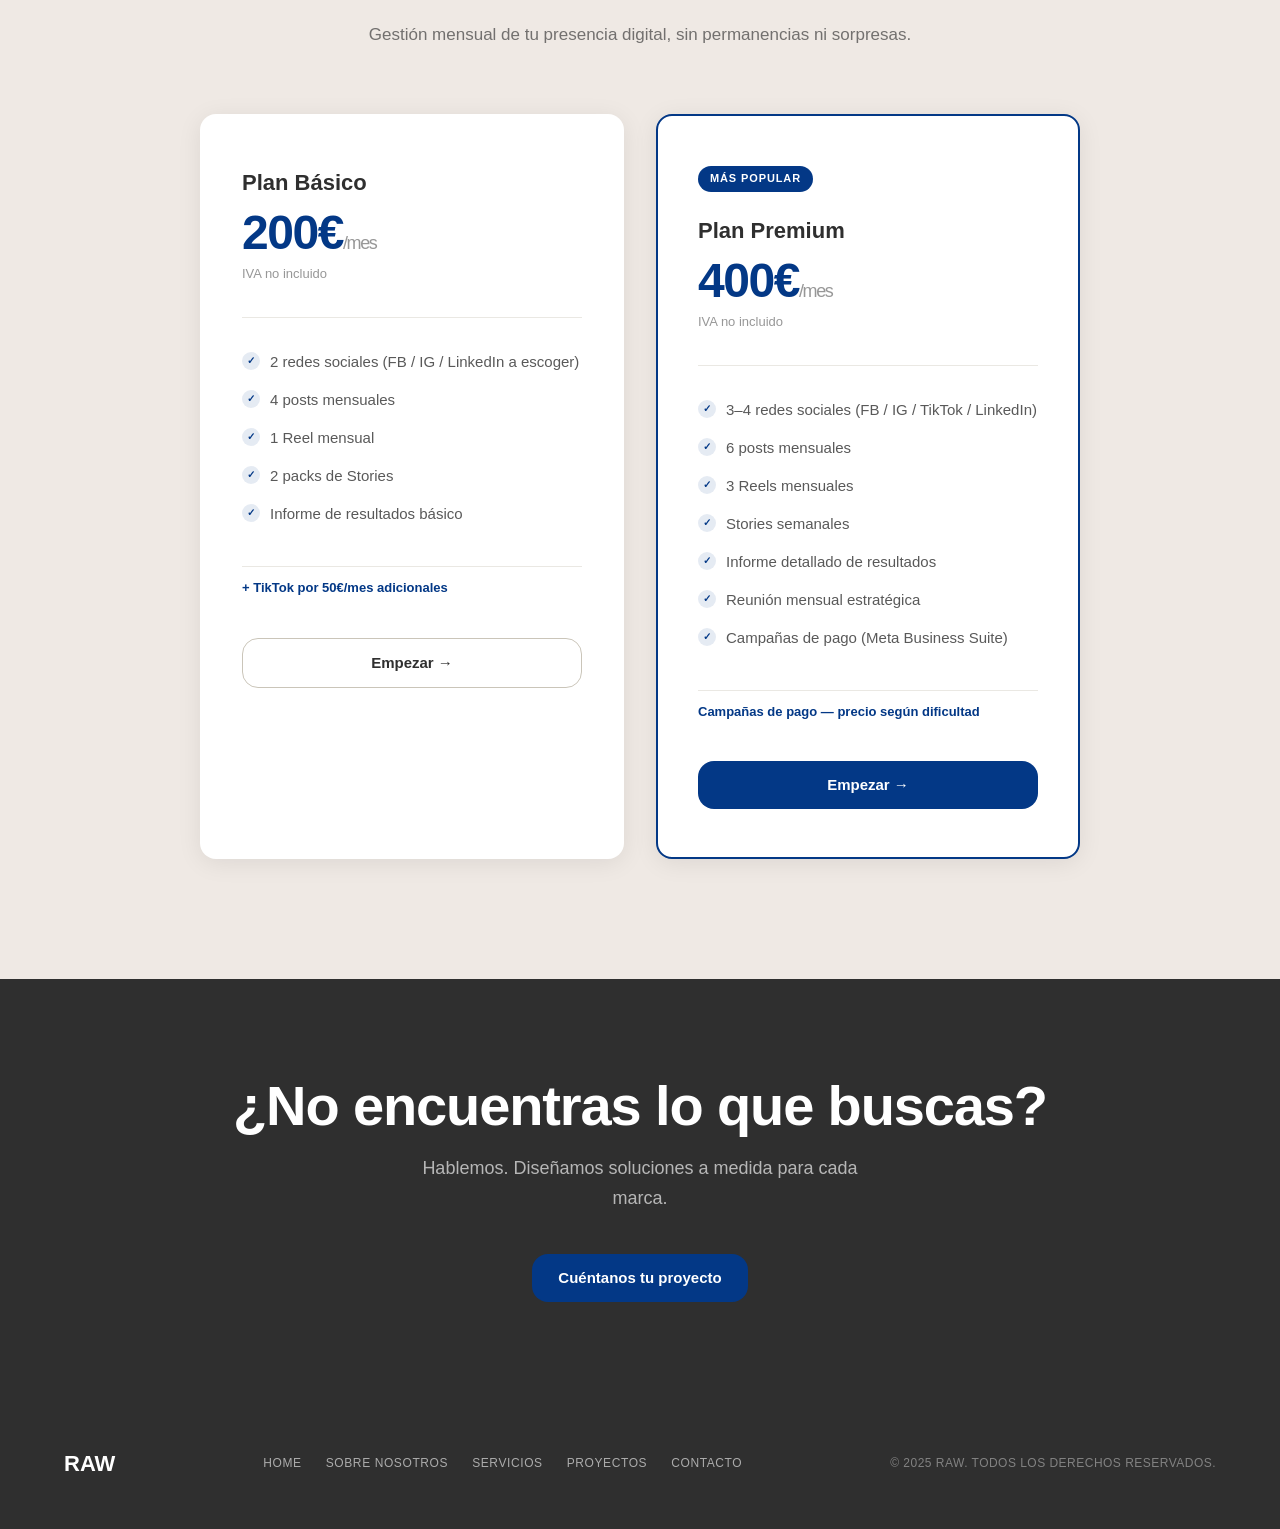
<file: raw/servicios.html>
<!DOCTYPE html>
<html lang="es">
<head>
  <meta charset="UTF-8">
  <meta name="viewport" content="width=device-width, initial-scale=1.0">
  <meta name="description" content="Servicios de RAW Agency — Redes Sociales, Branding, Diseño Editorial y Desarrollo Web.">
  <title>Servicios — RAW Agency</title>
  <link rel="stylesheet" href="css/styles.css">
</head>
<body>

  <header class="header" role="banner">
    <div class="header-inner">
      <a href="index.html" class="header-logo">RAW</a>
      <nav class="header-nav" aria-label="Navegación principal">
        <a href="index.html" class="nav-link" data-page="index.html">Home</a>
        <a href="sobre-nosotros.html" class="nav-link" data-page="sobre-nosotros.html">Sobre nosotros</a>
        <a href="servicios.html" class="nav-link active" data-page="servicios.html">Servicios</a>
        <a href="proyectos.html" class="nav-link" data-page="proyectos.html">Proyectos</a>
      </nav>
      <a href="contacto.html" class="btn btn-primary header-cta">Agenda una llamada</a>
      <button class="hamburger" aria-label="Abrir menú" aria-expanded="false">
        <span></span><span></span><span></span>
      </button>
    </div>
    <nav class="mobile-nav" aria-label="Menú móvil">
      <a href="index.html" class="nav-link">Home</a>
      <a href="sobre-nosotros.html" class="nav-link">Sobre nosotros</a>
      <a href="servicios.html" class="nav-link">Servicios</a>
      <a href="proyectos.html" class="nav-link">Proyectos</a>
      <a href="contacto.html" class="btn btn-primary">Agenda una llamada</a>
    </nav>
  </header>

  <main>

    <!-- HERO -->
    <section class="page-hero" aria-label="Servicios">
      <div class="container">
        <h1 class="fade-in">Servicios</h1>
        <p class="fade-in delay-1">
          Todo lo que necesitas para construir una marca real y comunicarla sin artificios.
        </p>
      </div>
    </section>

    <!-- SERVICIOS BLOCKS -->
    <section class="section" style="background: var(--color-white);">
      <div class="container">

        <!-- 01 — Redes Sociales -->
        <div class="service-block fade-in">
          <div class="service-block-header">
            <span class="service-block-num">01</span>
            <div class="service-block-title">
              <h2>Contenido y Estrategia Redes Sociales</h2>
              <p class="service-block-desc">
                Gestionamos tu presencia digital con una estrategia clara y contenido que conecta de verdad
                con tu audiencia. Sin fórmulas vacías, sin publicaciones por cumplir. Cada pieza tiene
                un propósito y está pensada para tu marca.
              </p>
              <div class="service-tags" style="display:flex; flex-wrap:wrap; gap:8px;">
                <span class="tag tag-dark">Community management</span>
                <span class="tag tag-dark">Copywriting</span>
                <span class="tag tag-dark">Sesiones de foto y vídeo</span>
                <span class="tag tag-dark">Edición</span>
                <span class="tag tag-dark">Estrategia de contenido</span>
                <span class="tag tag-dark">Analítica</span>
              </div>
              <div class="service-deliverables">
                <div class="deliverable-item">Planificación mensual de contenido</div>
                <div class="deliverable-item">Calendario editorial</div>
                <div class="deliverable-item">Diseño de piezas gráficas</div>
                <div class="deliverable-item">Producción de Reels y Stories</div>
                <div class="deliverable-item">Gestión de comentarios y mensajes</div>
                <div class="deliverable-item">Informe mensual de resultados</div>
                <div class="deliverable-item">Estrategia de hashtags y SEO social</div>
                <div class="deliverable-item">Campañas de Meta Ads (plan premium)</div>
              </div>
            </div>
          </div>
        </div>

        <!-- 02 — Branding -->
        <div class="service-block fade-in">
          <div class="service-block-header">
            <span class="service-block-num">02</span>
            <div class="service-block-title">
              <h2>Branding &amp; Estrategia de Marca</h2>
              <p class="service-block-desc">
                Tu marca es más que un logotipo. Es cómo te perciben, cómo te recuerdan y cómo te
                diferencian de los demás. Construimos identidades de marca sólidas, coherentes y
                con personalidad propia, desde el concepto hasta cada aplicación.
              </p>
              <div class="service-tags" style="display:flex; flex-wrap:wrap; gap:8px;">
                <span class="tag tag-dark">Diseño de logo</span>
                <span class="tag tag-dark">Brandbook</span>
                <span class="tag tag-dark">Naming</span>
                <span class="tag tag-dark">Documento estrategia</span>
                <span class="tag tag-dark">Identidad visual</span>
                <span class="tag tag-dark">Paleta &amp; tipografía</span>
              </div>
              <div class="service-deliverables">
                <div class="deliverable-item">Investigación de mercado y competencia</div>
                <div class="deliverable-item">Propuesta de naming</div>
                <div class="deliverable-item">Diseño de logotipo (vectorial)</div>
                <div class="deliverable-item">Manual de identidad visual (brandbook)</div>
                <div class="deliverable-item">Sistema tipográfico y paleta de color</div>
                <div class="deliverable-item">Documento de posicionamiento de marca</div>
                <div class="deliverable-item">Aplicaciones: tarjeta, firma email, RRSS</div>
                <div class="deliverable-item">Entrega en todos los formatos necesarios</div>
              </div>
            </div>
          </div>
        </div>

        <!-- 03 — Editorial -->
        <div class="service-block fade-in">
          <div class="service-block-header">
            <span class="service-block-num">03</span>
            <div class="service-block-title">
              <h2>Diseño Editorial y Publicitario</h2>
              <p class="service-block-desc">
                Materiales impresos y digitales que representan tu marca con la misma fidelidad
                que en pantalla. Diseñamos piezas que comunican, que se leen y que se conservan.
              </p>
              <div class="service-tags" style="display:flex; flex-wrap:wrap; gap:8px;">
                <span class="tag tag-dark">Flyers</span>
                <span class="tag tag-dark">Catálogos</span>
                <span class="tag tag-dark">Trípticos</span>
                <span class="tag tag-dark">Revistas</span>
                <span class="tag tag-dark">Banners</span>
                <span class="tag tag-dark">Packaging</span>
              </div>
              <div class="service-deliverables">
                <div class="deliverable-item">Diseño de flyers y carteles</div>
                <div class="deliverable-item">Catálogos de producto</div>
                <div class="deliverable-item">Trípticos y dípticos</div>
                <div class="deliverable-item">Revistas y publicaciones</div>
                <div class="deliverable-item">Banners digitales y físicos</div>
                <div class="deliverable-item">Diseño adaptado a imprenta</div>
                <div class="deliverable-item">Archivos listos para producción</div>
                <div class="deliverable-item">Revisiones incluidas</div>
              </div>
            </div>
          </div>
        </div>

        <!-- 04 — Web -->
        <div class="service-block fade-in">
          <div class="service-block-header">
            <span class="service-block-num">04</span>
            <div class="service-block-title">
              <h2>Diseño y Desarrollo Web</h2>
              <p class="service-block-desc">
                Webs que no solo se ven bien, sino que convierten. Diseñamos y desarrollamos
                con foco en la experiencia del usuario, el posicionamiento en buscadores y
                los objetivos reales de tu negocio.
              </p>
              <div class="service-tags" style="display:flex; flex-wrap:wrap; gap:8px;">
                <span class="tag tag-dark">Landing page</span>
                <span class="tag tag-dark">SEO</span>
                <span class="tag tag-dark">UX/UI</span>
                <span class="tag tag-dark">Newsletters</span>
                <span class="tag tag-dark">Campañas de pago</span>
                <span class="tag tag-dark">Analytics</span>
              </div>
              <div class="service-deliverables">
                <div class="deliverable-item">Diseño UX/UI a medida</div>
                <div class="deliverable-item">Desarrollo web responsive</div>
                <div class="deliverable-item">Optimización SEO on-page</div>
                <div class="deliverable-item">Integración con herramientas de email</div>
                <div class="deliverable-item">Configuración de Google Analytics</div>
                <div class="deliverable-item">Campañas de Google y Meta Ads</div>
                <div class="deliverable-item">Landing pages de alta conversión</div>
                <div class="deliverable-item">Mantenimiento y soporte</div>
              </div>
            </div>
          </div>
        </div>

      </div>
    </section>

    <!-- PRICING -->
    <section class="pricing-section" aria-label="Precios redes sociales">
      <div class="container">
        <h2 class="fade-in">Planes de Redes Sociales</h2>
        <p class="pricing-sub fade-in delay-1">
          Gestión mensual de tu presencia digital, sin permanencias ni sorpresas.
        </p>

        <div class="pricing-grid">

          <!-- Plan Básico -->
          <div class="pricing-card fade-in">
            <p class="pricing-name">Plan Básico</p>
            <p class="pricing-price">200€<span>/mes</span></p>
            <p class="pricing-note">IVA no incluido</p>
            <div class="pricing-divider"></div>
            <ul class="pricing-features">
              <li class="pricing-feature">
                <span class="pricing-feature-icon">✓</span>
                2 redes sociales (FB / IG / LinkedIn a escoger)
              </li>
              <li class="pricing-feature">
                <span class="pricing-feature-icon">✓</span>
                4 posts mensuales
              </li>
              <li class="pricing-feature">
                <span class="pricing-feature-icon">✓</span>
                1 Reel mensual
              </li>
              <li class="pricing-feature">
                <span class="pricing-feature-icon">✓</span>
                2 packs de Stories
              </li>
              <li class="pricing-feature">
                <span class="pricing-feature-icon">✓</span>
                Informe de resultados básico
              </li>
            </ul>
            <p class="pricing-addon">+ TikTok por 50€/mes adicionales</p>
            <a href="contacto.html" class="btn btn-glass" style="width:100%; justify-content:center; margin-top:28px; color: var(--color-dark); border-color: var(--color-beige);">Empezar →</a>
          </div>

          <!-- Plan Premium -->
          <div class="pricing-card featured fade-in delay-1">
            <span class="pricing-badge">Más popular</span>
            <p class="pricing-name">Plan Premium</p>
            <p class="pricing-price">400€<span>/mes</span></p>
            <p class="pricing-note">IVA no incluido</p>
            <div class="pricing-divider"></div>
            <ul class="pricing-features">
              <li class="pricing-feature">
                <span class="pricing-feature-icon">✓</span>
                3–4 redes sociales (FB / IG / TikTok / LinkedIn)
              </li>
              <li class="pricing-feature">
                <span class="pricing-feature-icon">✓</span>
                6 posts mensuales
              </li>
              <li class="pricing-feature">
                <span class="pricing-feature-icon">✓</span>
                3 Reels mensuales
              </li>
              <li class="pricing-feature">
                <span class="pricing-feature-icon">✓</span>
                Stories semanales
              </li>
              <li class="pricing-feature">
                <span class="pricing-feature-icon">✓</span>
                Informe detallado de resultados
              </li>
              <li class="pricing-feature">
                <span class="pricing-feature-icon">✓</span>
                Reunión mensual estratégica
              </li>
              <li class="pricing-feature">
                <span class="pricing-feature-icon">✓</span>
                Campañas de pago (Meta Business Suite)
              </li>
            </ul>
            <p class="pricing-addon">Campañas de pago — precio según dificultad</p>
            <a href="contacto.html" class="btn btn-primary" style="width:100%; justify-content:center; margin-top:28px;">Empezar →</a>
          </div>

        </div>
      </div>
    </section>

    <!-- CTA BOTTOM -->
    <section class="cta-strip fade-in" aria-label="Contacto">
      <div class="container">
        <h2>¿No encuentras lo que buscas?</h2>
        <p>Hablemos. Diseñamos soluciones a medida para cada marca.</p>
        <a href="contacto.html" class="btn btn-primary">Cuéntanos tu proyecto</a>
      </div>
    </section>

  </main>

  <footer class="footer" role="contentinfo">
    <div class="container">
      <div class="footer-inner">
        <a href="index.html" class="footer-logo">RAW</a>
        <nav class="footer-nav" aria-label="Pie de página">
          <a href="index.html">Home</a>
          <a href="sobre-nosotros.html">Sobre nosotros</a>
          <a href="servicios.html">Servicios</a>
          <a href="proyectos.html">Proyectos</a>
          <a href="contacto.html">Contacto</a>
        </nav>
        <p class="footer-copy">© 2025 RAW. Todos los derechos reservados.</p>
      </div>
    </div>
  </footer>

  <script src="js/main.js"></script>
</body>
</html>
</file>
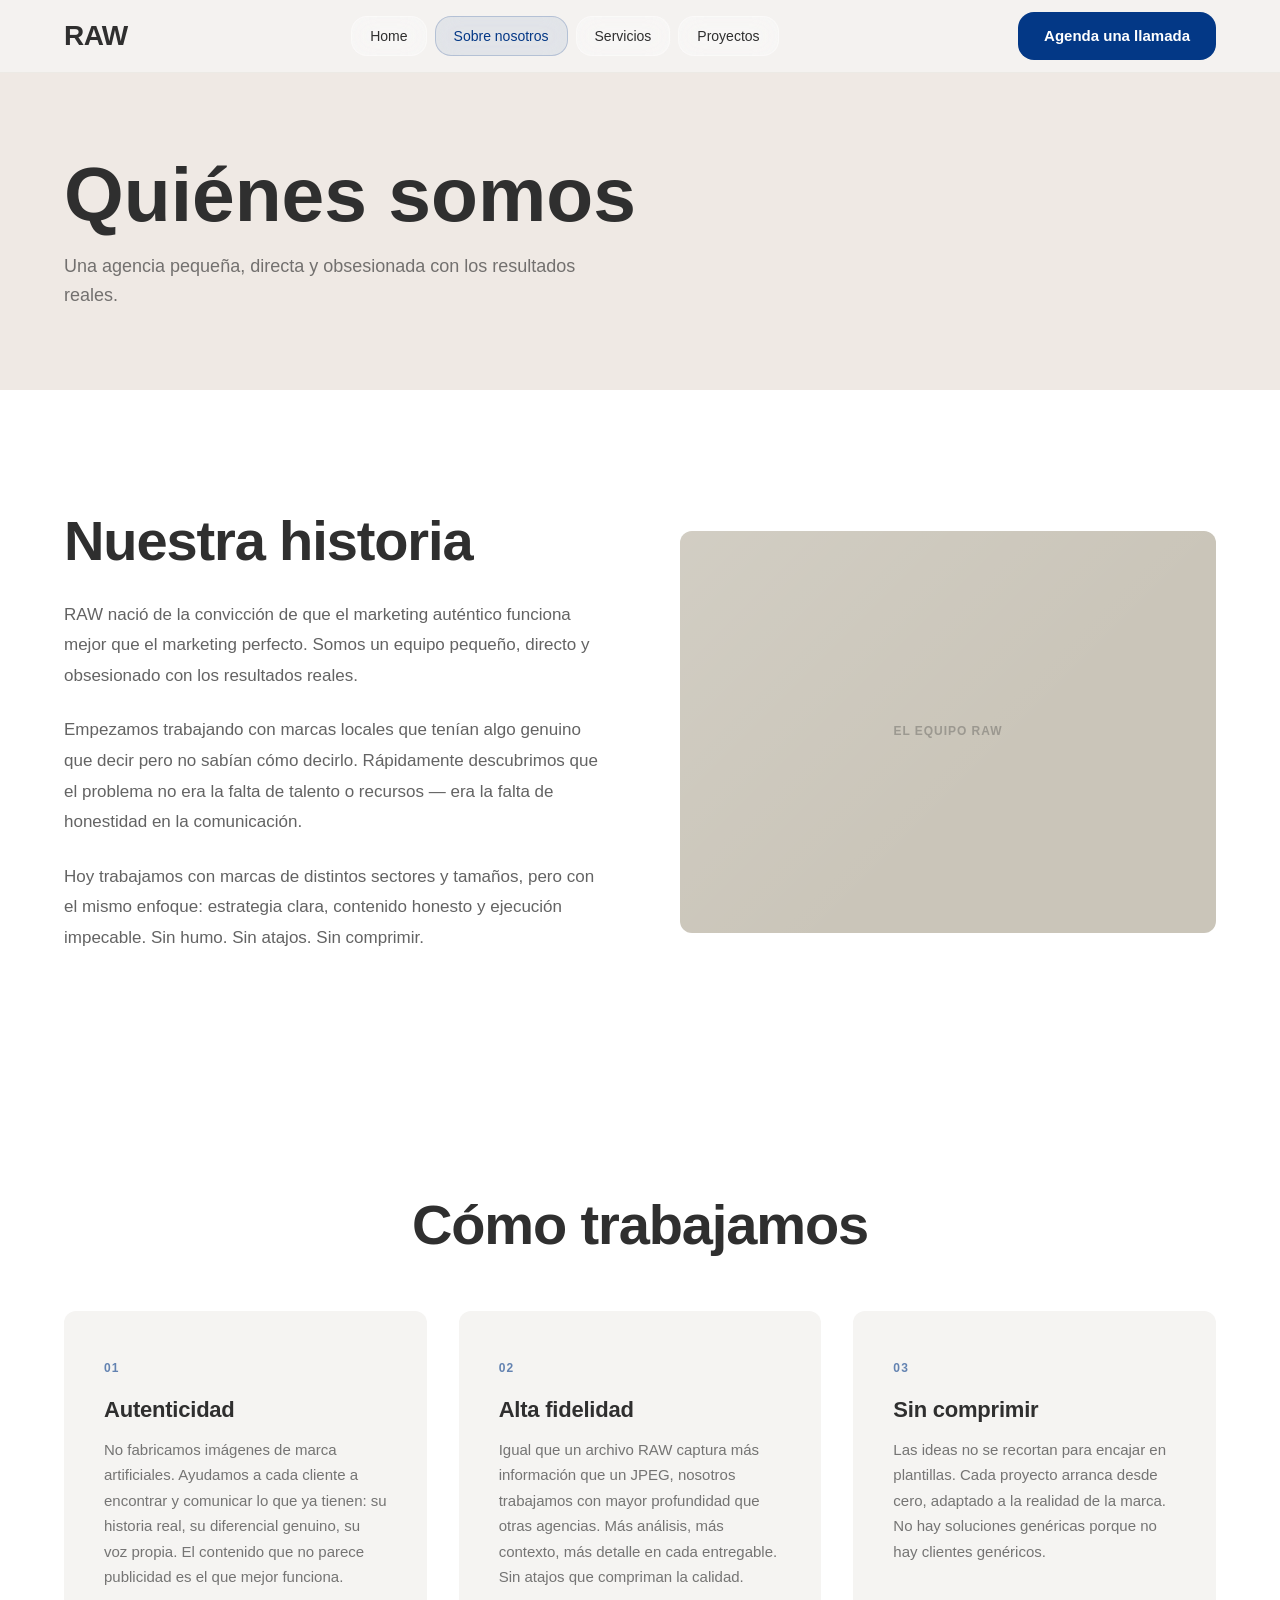
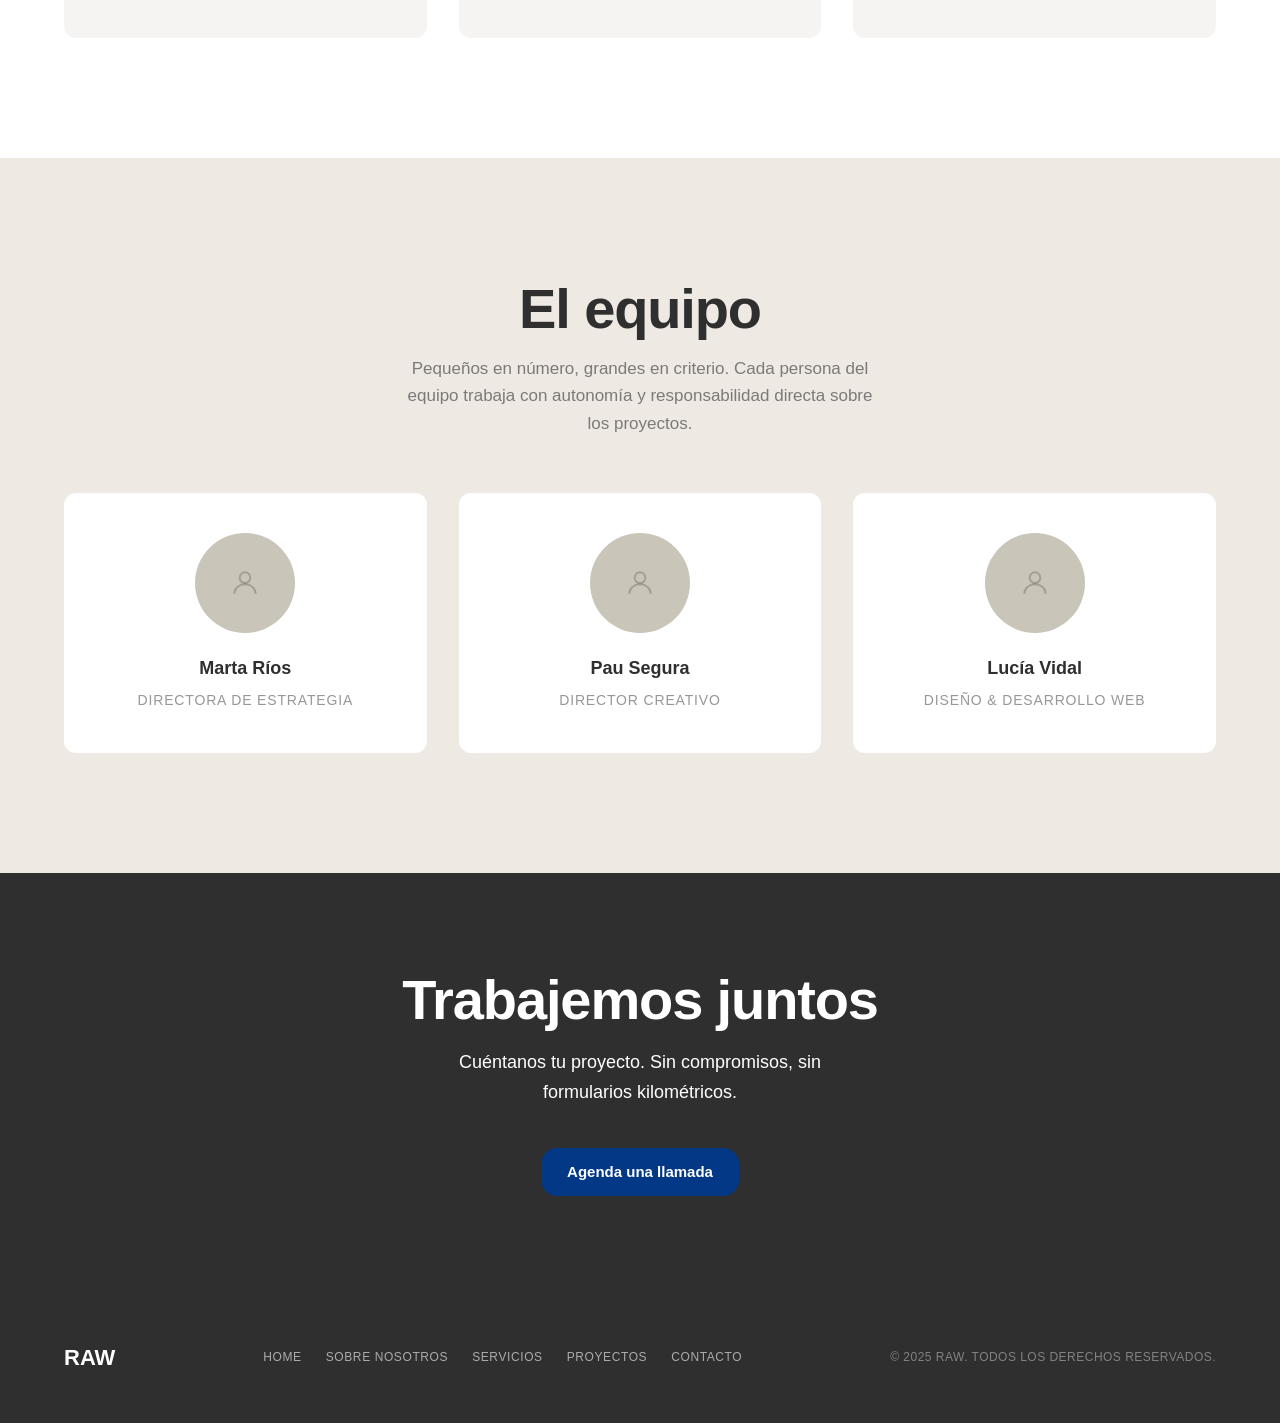
<file: raw/sobre-nosotros.html>
<!DOCTYPE html>
<html lang="es">
<head>
  <meta charset="UTF-8">
  <meta name="viewport" content="width=device-width, initial-scale=1.0">
  <meta name="description" content="Sobre RAW Agency — quiénes somos, qué nos mueve y cómo trabajamos.">
  <title>Sobre nosotros — RAW Agency</title>
  <link rel="stylesheet" href="css/styles.css">
</head>
<body>

  <header class="header" role="banner">
    <div class="header-inner">
      <a href="index.html" class="header-logo">RAW</a>
      <nav class="header-nav" aria-label="Navegación principal">
        <a href="index.html" class="nav-link" data-page="index.html">Home</a>
        <a href="sobre-nosotros.html" class="nav-link active" data-page="sobre-nosotros.html">Sobre nosotros</a>
        <a href="servicios.html" class="nav-link" data-page="servicios.html">Servicios</a>
        <a href="proyectos.html" class="nav-link" data-page="proyectos.html">Proyectos</a>
      </nav>
      <a href="contacto.html" class="btn btn-primary header-cta">Agenda una llamada</a>
      <button class="hamburger" aria-label="Abrir menú" aria-expanded="false">
        <span></span><span></span><span></span>
      </button>
    </div>
    <nav class="mobile-nav" aria-label="Menú móvil">
      <a href="index.html" class="nav-link">Home</a>
      <a href="sobre-nosotros.html" class="nav-link">Sobre nosotros</a>
      <a href="servicios.html" class="nav-link">Servicios</a>
      <a href="proyectos.html" class="nav-link">Proyectos</a>
      <a href="contacto.html" class="btn btn-primary">Agenda una llamada</a>
    </nav>
  </header>

  <main>

    <!-- HERO -->
    <section class="page-hero-light" aria-label="Sobre nosotros">
      <div class="container">
        <h1 class="fade-in">Quiénes somos</h1>
        <p class="fade-in delay-1" style="font-size:18px; color:rgba(47,47,47,0.65); max-width:520px; margin-top:16px; line-height:1.6;">
          Una agencia pequeña, directa y obsesionada con los resultados reales.
        </p>
      </div>
    </section>

    <!-- STORY -->
    <section class="section" style="background: var(--color-white);">
      <div class="container">
        <div class="grid-2" style="gap: 80px;">
          <div>
            <h2 class="fade-in" style="letter-spacing:-0.02em; margin-bottom:28px;">Nuestra historia</h2>
            <p class="fade-in delay-1" style="font-size:17px; color:rgba(47,47,47,0.75); line-height:1.8; margin-bottom:24px;">
              RAW nació de la convicción de que el marketing auténtico funciona mejor que el marketing
              perfecto. Somos un equipo pequeño, directo y obsesionado con los resultados reales.
            </p>
            <p class="fade-in delay-2" style="font-size:17px; color:rgba(47,47,47,0.75); line-height:1.8; margin-bottom:24px;">
              Empezamos trabajando con marcas locales que tenían algo genuino que decir pero no sabían
              cómo decirlo. Rápidamente descubrimos que el problema no era la falta de talento o
              recursos — era la falta de honestidad en la comunicación.
            </p>
            <p class="fade-in delay-3" style="font-size:17px; color:rgba(47,47,47,0.75); line-height:1.8;">
              Hoy trabajamos con marcas de distintos sectores y tamaños, pero con el mismo enfoque:
              estrategia clara, contenido honesto y ejecución impecable. Sin humo. Sin atajos.
              Sin comprimir.
            </p>
          </div>
          <div class="fade-in delay-1">
            <div class="img-placeholder aspect-43" style="border-radius:12px;" aria-label="El equipo de RAW Agency">
              <span style="position:relative;z-index:1;">El equipo RAW</span>
            </div>
          </div>
        </div>
      </div>
    </section>

    <!-- VALUES -->
    <section class="section values-section" aria-label="Nuestros valores">
      <div class="container">
        <h2 class="fade-in" style="letter-spacing:-0.02em; margin-bottom:56px; text-align:center;">Cómo trabajamos</h2>
        <div class="grid-3">
          <div class="value-card fade-in">
            <span class="value-num">01</span>
            <h4>Autenticidad</h4>
            <p>
              No fabricamos imágenes de marca artificiales. Ayudamos a cada cliente a encontrar y
              comunicar lo que ya tienen: su historia real, su diferencial genuino, su voz propia.
              El contenido que no parece publicidad es el que mejor funciona.
            </p>
          </div>
          <div class="value-card fade-in delay-1">
            <span class="value-num">02</span>
            <h4>Alta fidelidad</h4>
            <p>
              Igual que un archivo RAW captura más información que un JPEG, nosotros trabajamos con
              mayor profundidad que otras agencias. Más análisis, más contexto, más detalle en cada
              entregable. Sin atajos que compriman la calidad.
            </p>
          </div>
          <div class="value-card fade-in delay-2">
            <span class="value-num">03</span>
            <h4>Sin comprimir</h4>
            <p>
              Las ideas no se recortan para encajar en plantillas. Cada proyecto arranca desde cero,
              adaptado a la realidad de la marca. No hay soluciones genéricas porque no hay clientes
              genéricos.
            </p>
          </div>
        </div>
      </div>
    </section>

    <!-- TEAM -->
    <section class="section team-section" aria-label="El equipo">
      <div class="container">
        <h2 class="fade-in" style="letter-spacing:-0.02em; margin-bottom:16px; text-align:center;">El equipo</h2>
        <p class="fade-in delay-1" style="text-align:center; font-size:17px; color:rgba(47,47,47,0.6); max-width:480px; margin-inline:auto; margin-bottom:56px; line-height:1.6;">
          Pequeños en número, grandes en criterio. Cada persona del equipo trabaja con autonomía
          y responsabilidad directa sobre los proyectos.
        </p>

        <div class="grid-3">
          <div class="team-card fade-in">
            <div class="avatar-placeholder" aria-hidden="true">
              <svg width="32" height="32" viewBox="0 0 24 24" fill="none" stroke="currentColor" stroke-width="1.5">
                <circle cx="12" cy="8" r="4"/><path d="M4 20c0-4 3.6-7 8-7s8 3 8 7"/>
              </svg>
            </div>
            <p class="team-name">Marta Ríos</p>
            <p class="team-role">Directora de estrategia</p>
          </div>
          <div class="team-card fade-in delay-1">
            <div class="avatar-placeholder" aria-hidden="true">
              <svg width="32" height="32" viewBox="0 0 24 24" fill="none" stroke="currentColor" stroke-width="1.5">
                <circle cx="12" cy="8" r="4"/><path d="M4 20c0-4 3.6-7 8-7s8 3 8 7"/>
              </svg>
            </div>
            <p class="team-name">Pau Segura</p>
            <p class="team-role">Director creativo</p>
          </div>
          <div class="team-card fade-in delay-2">
            <div class="avatar-placeholder" aria-hidden="true">
              <svg width="32" height="32" viewBox="0 0 24 24" fill="none" stroke="currentColor" stroke-width="1.5">
                <circle cx="12" cy="8" r="4"/><path d="M4 20c0-4 3.6-7 8-7s8 3 8 7"/>
              </svg>
            </div>
            <p class="team-name">Lucía Vidal</p>
            <p class="team-role">Diseño &amp; Desarrollo web</p>
          </div>
        </div>
      </div>
    </section>

    <!-- CTA -->
    <section class="cta-strip" aria-label="Contacto">
      <div class="container">
        <h2 class="fade-in">Trabajemos juntos</h2>
        <p class="fade-in delay-1">Cuéntanos tu proyecto. Sin compromisos, sin formularios kilométricos.</p>
        <a href="contacto.html" class="btn btn-primary fade-in delay-2">Agenda una llamada</a>
      </div>
    </section>

  </main>

  <footer class="footer" role="contentinfo">
    <div class="container">
      <div class="footer-inner">
        <a href="index.html" class="footer-logo">RAW</a>
        <nav class="footer-nav" aria-label="Pie de página">
          <a href="index.html">Home</a>
          <a href="sobre-nosotros.html">Sobre nosotros</a>
          <a href="servicios.html">Servicios</a>
          <a href="proyectos.html">Proyectos</a>
          <a href="contacto.html">Contacto</a>
        </nav>
        <p class="footer-copy">© 2025 RAW. Todos los derechos reservados.</p>
      </div>
    </div>
  </footer>

  <script src="js/main.js"></script>
</body>
</html>
</file>
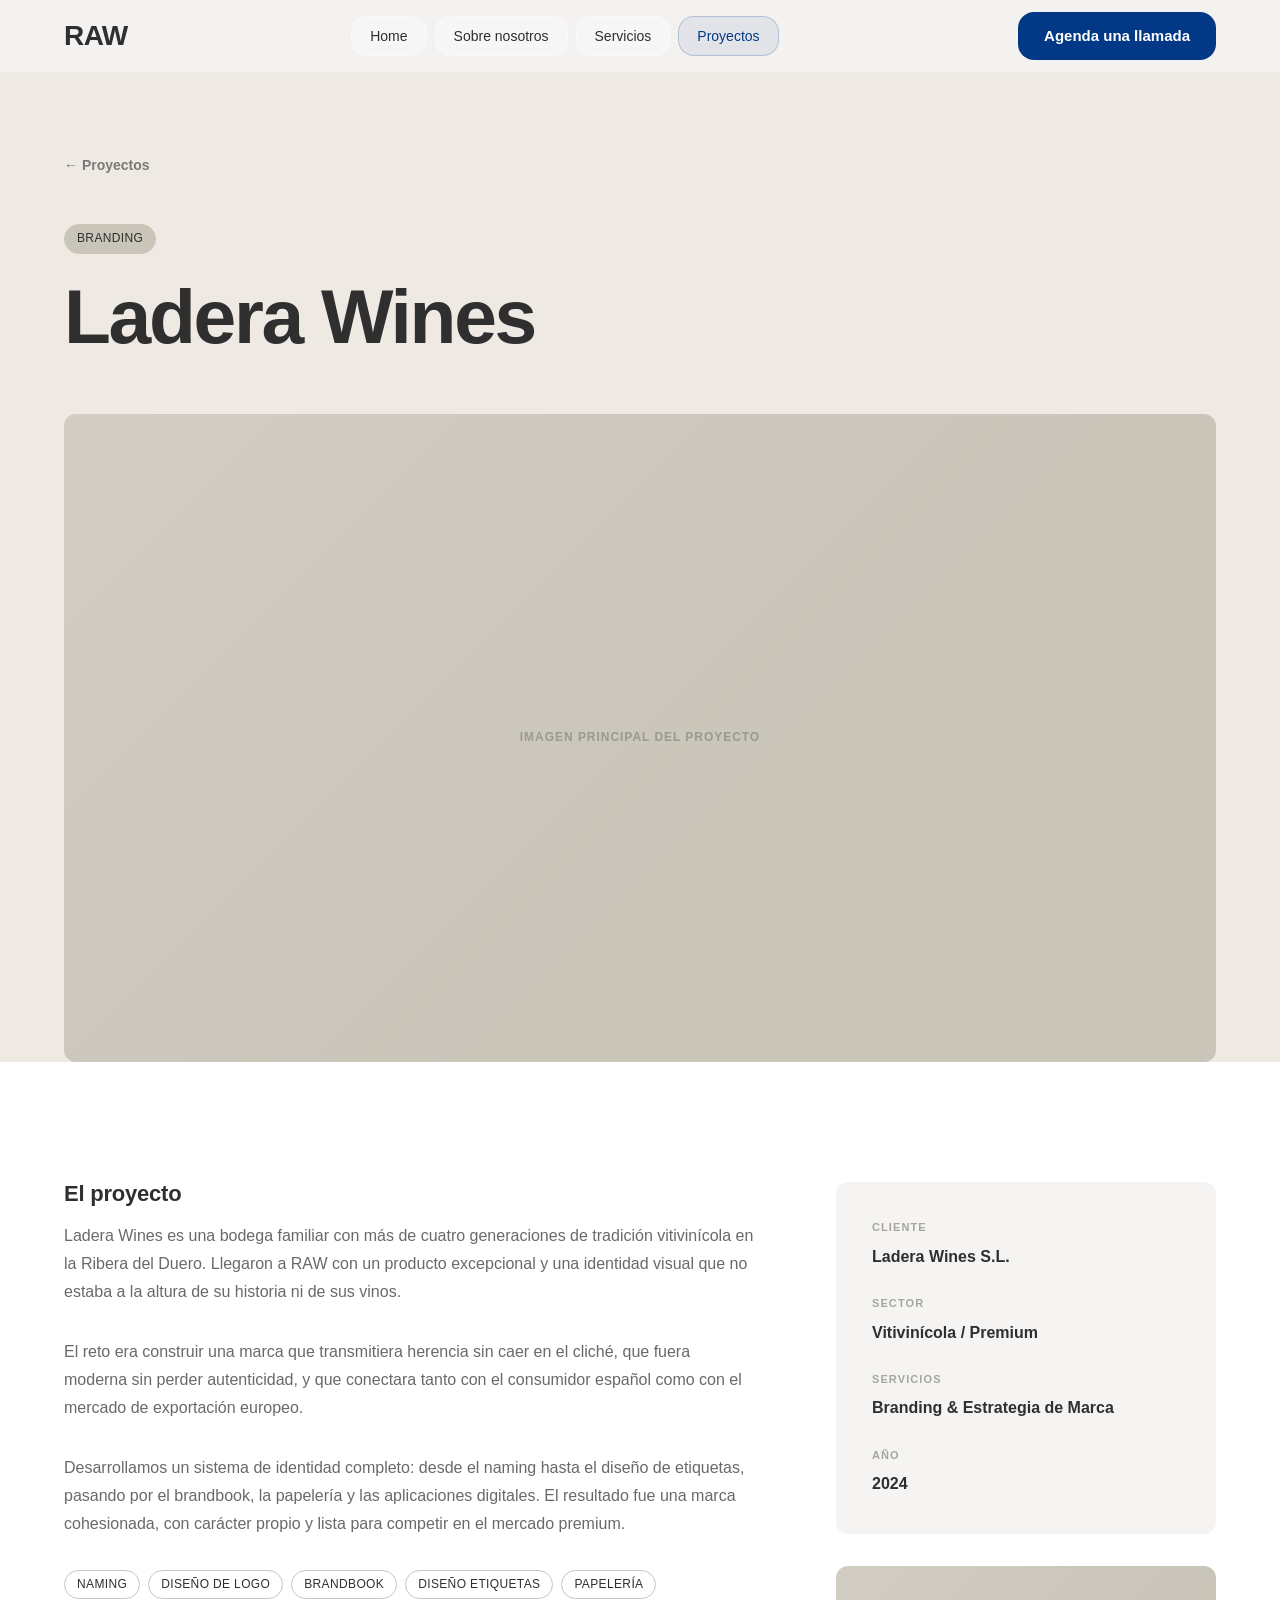
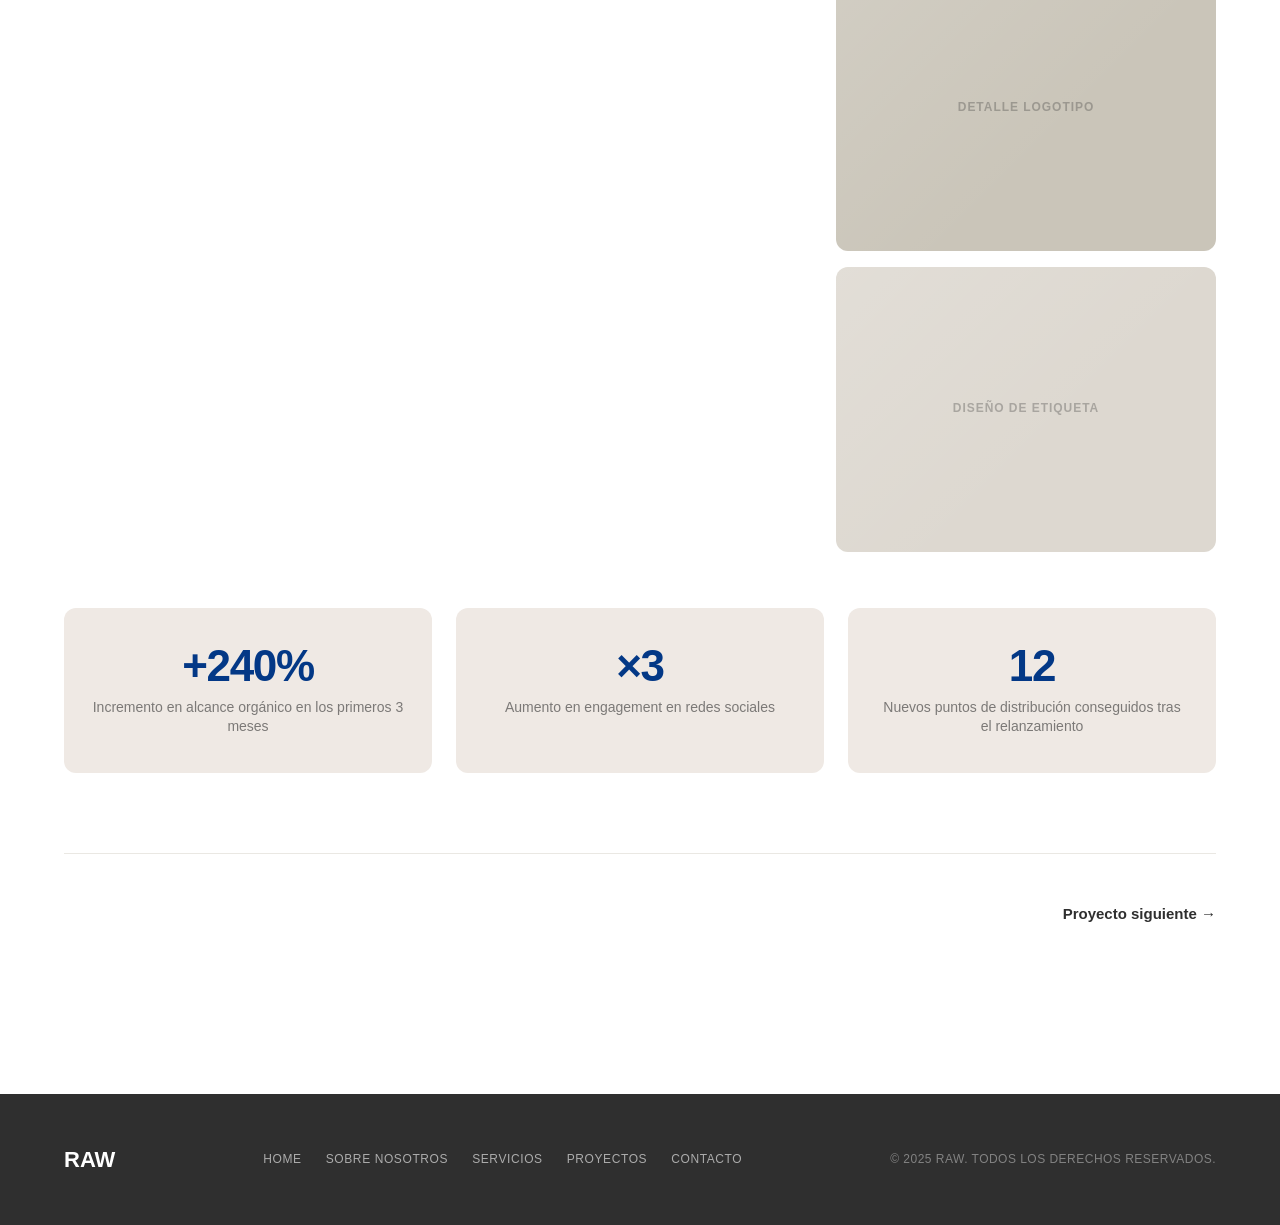
<file: raw/proyectos/proyecto-01.html>
<!DOCTYPE html>
<html lang="es">
<head>
  <meta charset="UTF-8">
  <meta name="viewport" content="width=device-width, initial-scale=1.0">
  <meta name="description" content="Ladera Wines — Proyecto de branding de RAW Agency.">
  <title>Ladera Wines — RAW Agency</title>
  <link rel="stylesheet" href="../css/styles.css">
</head>
<body>

  <header class="header" role="banner">
    <div class="header-inner">
      <a href="../index.html" class="header-logo">RAW</a>
      <nav class="header-nav" aria-label="Navegación principal">
        <a href="../index.html" class="nav-link">Home</a>
        <a href="../sobre-nosotros.html" class="nav-link">Sobre nosotros</a>
        <a href="../servicios.html" class="nav-link">Servicios</a>
        <a href="../proyectos.html" class="nav-link active">Proyectos</a>
      </nav>
      <a href="../contacto.html" class="btn btn-primary header-cta">Agenda una llamada</a>
      <button class="hamburger" aria-label="Abrir menú" aria-expanded="false">
        <span></span><span></span><span></span>
      </button>
    </div>
    <nav class="mobile-nav" aria-label="Menú móvil">
      <a href="../index.html" class="nav-link">Home</a>
      <a href="../sobre-nosotros.html" class="nav-link">Sobre nosotros</a>
      <a href="../servicios.html" class="nav-link">Servicios</a>
      <a href="../proyectos.html" class="nav-link">Proyectos</a>
      <a href="../contacto.html" class="btn btn-primary">Agenda una llamada</a>
    </nav>
  </header>

  <main>

    <!-- HERO -->
    <section class="project-hero" aria-label="Ladera Wines">
      <div class="container">
        <a href="../proyectos.html" class="back-link">← Proyectos</a>
        <div class="project-hero-meta">
          <span class="tag tag-filled" style="margin-bottom:20px; display:inline-block;">Branding</span>
          <h1 class="fade-in">Ladera Wines</h1>
        </div>
        <div class="project-hero-image fade-in delay-1">
          <div class="img-placeholder aspect-169" style="border-radius:12px;" aria-label="Imagen principal del proyecto Ladera Wines">
            <span style="position:relative;z-index:1;">Imagen principal del proyecto</span>
          </div>
        </div>
      </div>
    </section>

    <!-- DETAIL -->
    <section class="section" style="background: var(--color-white);">
      <div class="container">
        <div class="project-detail-grid">

          <!-- Left: info -->
          <div class="project-info">
            <h3 class="fade-in">El proyecto</h3>
            <p class="fade-in delay-1">
              Ladera Wines es una bodega familiar con más de cuatro generaciones de tradición vitivinícola
              en la Ribera del Duero. Llegaron a RAW con un producto excepcional y una identidad visual
              que no estaba a la altura de su historia ni de sus vinos.
            </p>
            <p class="fade-in delay-1">
              El reto era construir una marca que transmitiera herencia sin caer en el cliché, que fuera
              moderna sin perder autenticidad, y que conectara tanto con el consumidor español como con
              el mercado de exportación europeo.
            </p>
            <p class="fade-in delay-2">
              Desarrollamos un sistema de identidad completo: desde el naming hasta el diseño de etiquetas,
              pasando por el brandbook, la papelería y las aplicaciones digitales. El resultado fue una
              marca cohesionada, con carácter propio y lista para competir en el mercado premium.
            </p>

            <div style="display:flex; flex-wrap:wrap; gap:8px; margin-top:32px;" class="fade-in delay-2">
              <span class="tag tag-dark">Naming</span>
              <span class="tag tag-dark">Diseño de logo</span>
              <span class="tag tag-dark">Brandbook</span>
              <span class="tag tag-dark">Diseño etiquetas</span>
              <span class="tag tag-dark">Papelería</span>
            </div>
          </div>

          <!-- Right: meta + gallery -->
          <div>
            <div style="background: var(--color-background); border-radius: 12px; padding: 36px; margin-bottom: 32px;" class="fade-in">
              <div class="project-meta-item">
                <p class="project-meta-label">Cliente</p>
                <p class="project-meta-value">Ladera Wines S.L.</p>
              </div>
              <div class="project-meta-item">
                <p class="project-meta-label">Sector</p>
                <p class="project-meta-value">Vitivinícola / Premium</p>
              </div>
              <div class="project-meta-item">
                <p class="project-meta-label">Servicios</p>
                <p class="project-meta-value">Branding &amp; Estrategia de Marca</p>
              </div>
              <div class="project-meta-item" style="margin-bottom:0;">
                <p class="project-meta-label">Año</p>
                <p class="project-meta-value">2024</p>
              </div>
            </div>

            <div class="project-gallery fade-in delay-1">
              <div class="img-placeholder aspect-43" style="border-radius:12px;" aria-label="Detalle del proyecto 1">
                <span style="position:relative;z-index:1;">Detalle logotipo</span>
              </div>
              <div class="img-placeholder aspect-43 img-placeholder-light" style="border-radius:12px;" aria-label="Detalle del proyecto 2">
                <span style="position:relative;z-index:1;">Diseño de etiqueta</span>
              </div>
            </div>
          </div>

        </div>

        <!-- Metrics -->
        <div class="metrics-grid">
          <div class="metric-card fade-in">
            <p class="metric-value">+240%</p>
            <p class="metric-label">Incremento en alcance orgánico en los primeros 3 meses</p>
          </div>
          <div class="metric-card fade-in delay-1">
            <p class="metric-value">×3</p>
            <p class="metric-label">Aumento en engagement en redes sociales</p>
          </div>
          <div class="metric-card fade-in delay-2">
            <p class="metric-value">12</p>
            <p class="metric-label">Nuevos puntos de distribución conseguidos tras el relanzamiento</p>
          </div>
        </div>

        <!-- Project nav -->
        <nav class="project-nav" aria-label="Proyectos anterior y siguiente">
          <span style="visibility:hidden;" class="project-nav-link">← Proyecto anterior</span>
          <a href="proyecto-02.html" class="project-nav-link">Proyecto siguiente →</a>
        </nav>

      </div>
    </section>

  </main>

  <footer class="footer" role="contentinfo">
    <div class="container">
      <div class="footer-inner">
        <a href="../index.html" class="footer-logo">RAW</a>
        <nav class="footer-nav" aria-label="Pie de página">
          <a href="../index.html">Home</a>
          <a href="../sobre-nosotros.html">Sobre nosotros</a>
          <a href="../servicios.html">Servicios</a>
          <a href="../proyectos.html">Proyectos</a>
          <a href="../contacto.html">Contacto</a>
        </nav>
        <p class="footer-copy">© 2025 RAW. Todos los derechos reservados.</p>
      </div>
    </div>
  </footer>

  <script src="../js/main.js"></script>
</body>
</html>
</file>
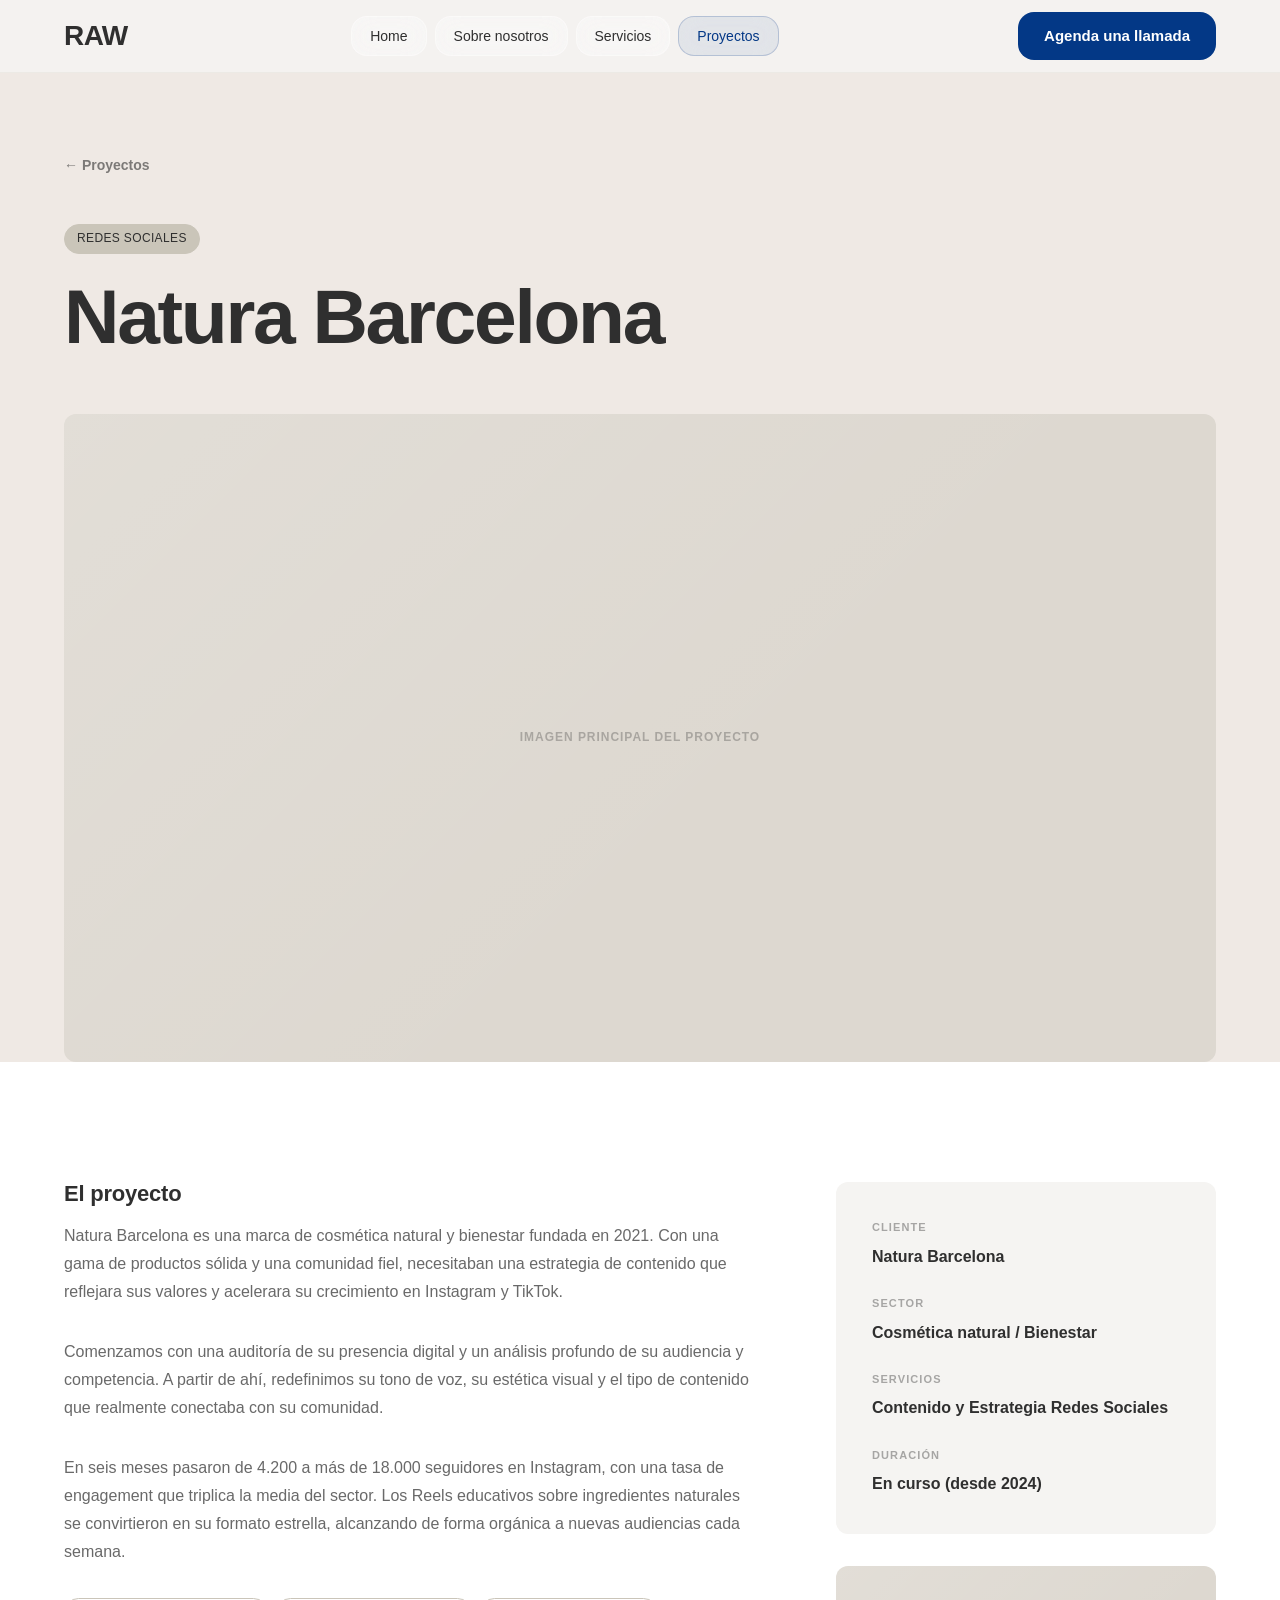
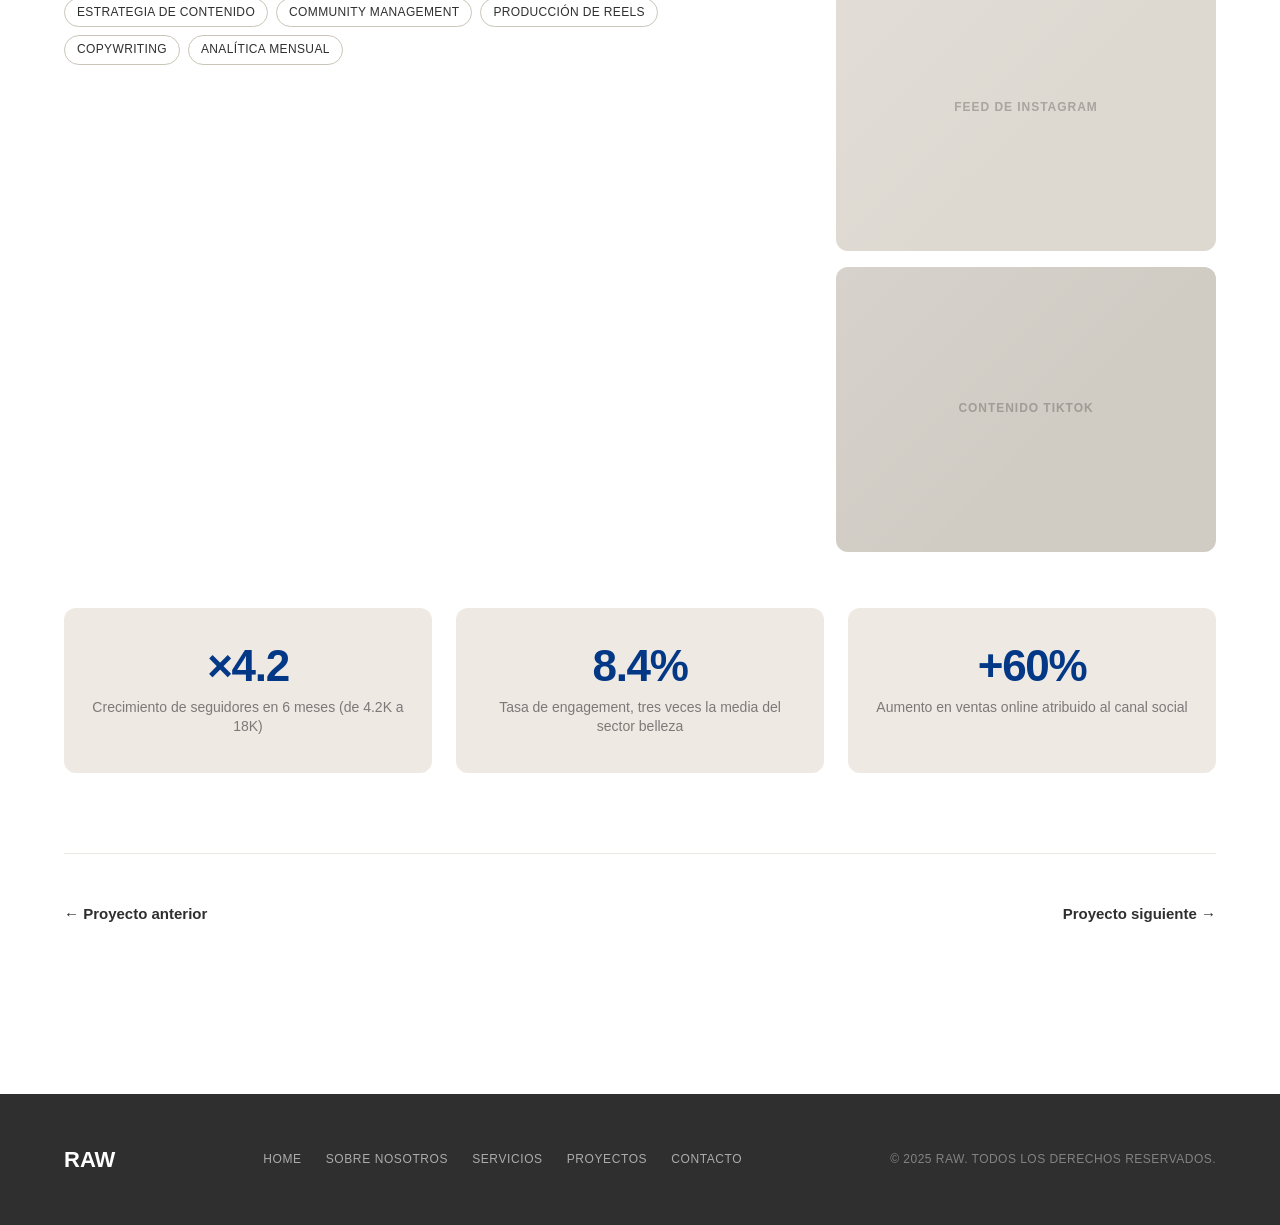
<file: raw/proyectos/proyecto-02.html>
<!DOCTYPE html>
<html lang="es">
<head>
  <meta charset="UTF-8">
  <meta name="viewport" content="width=device-width, initial-scale=1.0">
  <meta name="description" content="Natura Barcelona — Proyecto de redes sociales de RAW Agency.">
  <title>Natura Barcelona — RAW Agency</title>
  <link rel="stylesheet" href="../css/styles.css">
</head>
<body>

  <header class="header" role="banner">
    <div class="header-inner">
      <a href="../index.html" class="header-logo">RAW</a>
      <nav class="header-nav" aria-label="Navegación principal">
        <a href="../index.html" class="nav-link">Home</a>
        <a href="../sobre-nosotros.html" class="nav-link">Sobre nosotros</a>
        <a href="../servicios.html" class="nav-link">Servicios</a>
        <a href="../proyectos.html" class="nav-link active">Proyectos</a>
      </nav>
      <a href="../contacto.html" class="btn btn-primary header-cta">Agenda una llamada</a>
      <button class="hamburger" aria-label="Abrir menú" aria-expanded="false">
        <span></span><span></span><span></span>
      </button>
    </div>
    <nav class="mobile-nav" aria-label="Menú móvil">
      <a href="../index.html" class="nav-link">Home</a>
      <a href="../sobre-nosotros.html" class="nav-link">Sobre nosotros</a>
      <a href="../servicios.html" class="nav-link">Servicios</a>
      <a href="../proyectos.html" class="nav-link">Proyectos</a>
      <a href="../contacto.html" class="btn btn-primary">Agenda una llamada</a>
    </nav>
  </header>

  <main>

    <!-- HERO -->
    <section class="project-hero" aria-label="Natura Barcelona">
      <div class="container">
        <a href="../proyectos.html" class="back-link">← Proyectos</a>
        <div class="project-hero-meta">
          <span class="tag tag-filled" style="margin-bottom:20px; display:inline-block;">Redes Sociales</span>
          <h1 class="fade-in">Natura Barcelona</h1>
        </div>
        <div class="project-hero-image fade-in delay-1">
          <div class="img-placeholder aspect-169 img-placeholder-light" style="border-radius:12px;" aria-label="Imagen principal del proyecto Natura Barcelona">
            <span style="position:relative;z-index:1;">Imagen principal del proyecto</span>
          </div>
        </div>
      </div>
    </section>

    <!-- DETAIL -->
    <section class="section" style="background: var(--color-white);">
      <div class="container">
        <div class="project-detail-grid">

          <!-- Left: info -->
          <div class="project-info">
            <h3 class="fade-in">El proyecto</h3>
            <p class="fade-in delay-1">
              Natura Barcelona es una marca de cosmética natural y bienestar fundada en 2021.
              Con una gama de productos sólida y una comunidad fiel, necesitaban una estrategia
              de contenido que reflejara sus valores y acelerara su crecimiento en Instagram y TikTok.
            </p>
            <p class="fade-in delay-1">
              Comenzamos con una auditoría de su presencia digital y un análisis profundo de su
              audiencia y competencia. A partir de ahí, redefinimos su tono de voz, su estética visual
              y el tipo de contenido que realmente conectaba con su comunidad.
            </p>
            <p class="fade-in delay-2">
              En seis meses pasaron de 4.200 a más de 18.000 seguidores en Instagram, con una tasa
              de engagement que triplica la media del sector. Los Reels educativos sobre ingredientes
              naturales se convirtieron en su formato estrella, alcanzando de forma orgánica a nuevas
              audiencias cada semana.
            </p>

            <div style="display:flex; flex-wrap:wrap; gap:8px; margin-top:32px;" class="fade-in delay-2">
              <span class="tag tag-dark">Estrategia de contenido</span>
              <span class="tag tag-dark">Community management</span>
              <span class="tag tag-dark">Producción de Reels</span>
              <span class="tag tag-dark">Copywriting</span>
              <span class="tag tag-dark">Analítica mensual</span>
            </div>
          </div>

          <!-- Right: meta + gallery -->
          <div>
            <div style="background: var(--color-background); border-radius: 12px; padding: 36px; margin-bottom: 32px;" class="fade-in">
              <div class="project-meta-item">
                <p class="project-meta-label">Cliente</p>
                <p class="project-meta-value">Natura Barcelona</p>
              </div>
              <div class="project-meta-item">
                <p class="project-meta-label">Sector</p>
                <p class="project-meta-value">Cosmética natural / Bienestar</p>
              </div>
              <div class="project-meta-item">
                <p class="project-meta-label">Servicios</p>
                <p class="project-meta-value">Contenido y Estrategia Redes Sociales</p>
              </div>
              <div class="project-meta-item" style="margin-bottom:0;">
                <p class="project-meta-label">Duración</p>
                <p class="project-meta-value">En curso (desde 2024)</p>
              </div>
            </div>

            <div class="project-gallery fade-in delay-1">
              <div class="img-placeholder aspect-43 img-placeholder-light" style="border-radius:12px;" aria-label="Contenido Instagram">
                <span style="position:relative;z-index:1;">Feed de Instagram</span>
              </div>
              <div class="img-placeholder aspect-43" style="border-radius:12px; background:#D0CBC3;" aria-label="Contenido TikTok">
                <span style="position:relative;z-index:1;">Contenido TikTok</span>
              </div>
            </div>
          </div>

        </div>

        <!-- Metrics -->
        <div class="metrics-grid">
          <div class="metric-card fade-in">
            <p class="metric-value">×4.2</p>
            <p class="metric-label">Crecimiento de seguidores en 6 meses (de 4.2K a 18K)</p>
          </div>
          <div class="metric-card fade-in delay-1">
            <p class="metric-value">8.4%</p>
            <p class="metric-label">Tasa de engagement, tres veces la media del sector belleza</p>
          </div>
          <div class="metric-card fade-in delay-2">
            <p class="metric-value">+60%</p>
            <p class="metric-label">Aumento en ventas online atribuido al canal social</p>
          </div>
        </div>

        <!-- Project nav -->
        <nav class="project-nav" aria-label="Proyectos anterior y siguiente">
          <a href="proyecto-01.html" class="project-nav-link">← Proyecto anterior</a>
          <a href="proyecto-03.html" class="project-nav-link">Proyecto siguiente →</a>
        </nav>

      </div>
    </section>

  </main>

  <footer class="footer" role="contentinfo">
    <div class="container">
      <div class="footer-inner">
        <a href="../index.html" class="footer-logo">RAW</a>
        <nav class="footer-nav" aria-label="Pie de página">
          <a href="../index.html">Home</a>
          <a href="../sobre-nosotros.html">Sobre nosotros</a>
          <a href="../servicios.html">Servicios</a>
          <a href="../proyectos.html">Proyectos</a>
          <a href="../contacto.html">Contacto</a>
        </nav>
        <p class="footer-copy">© 2025 RAW. Todos los derechos reservados.</p>
      </div>
    </div>
  </footer>

  <script src="../js/main.js"></script>
</body>
</html>
</file>
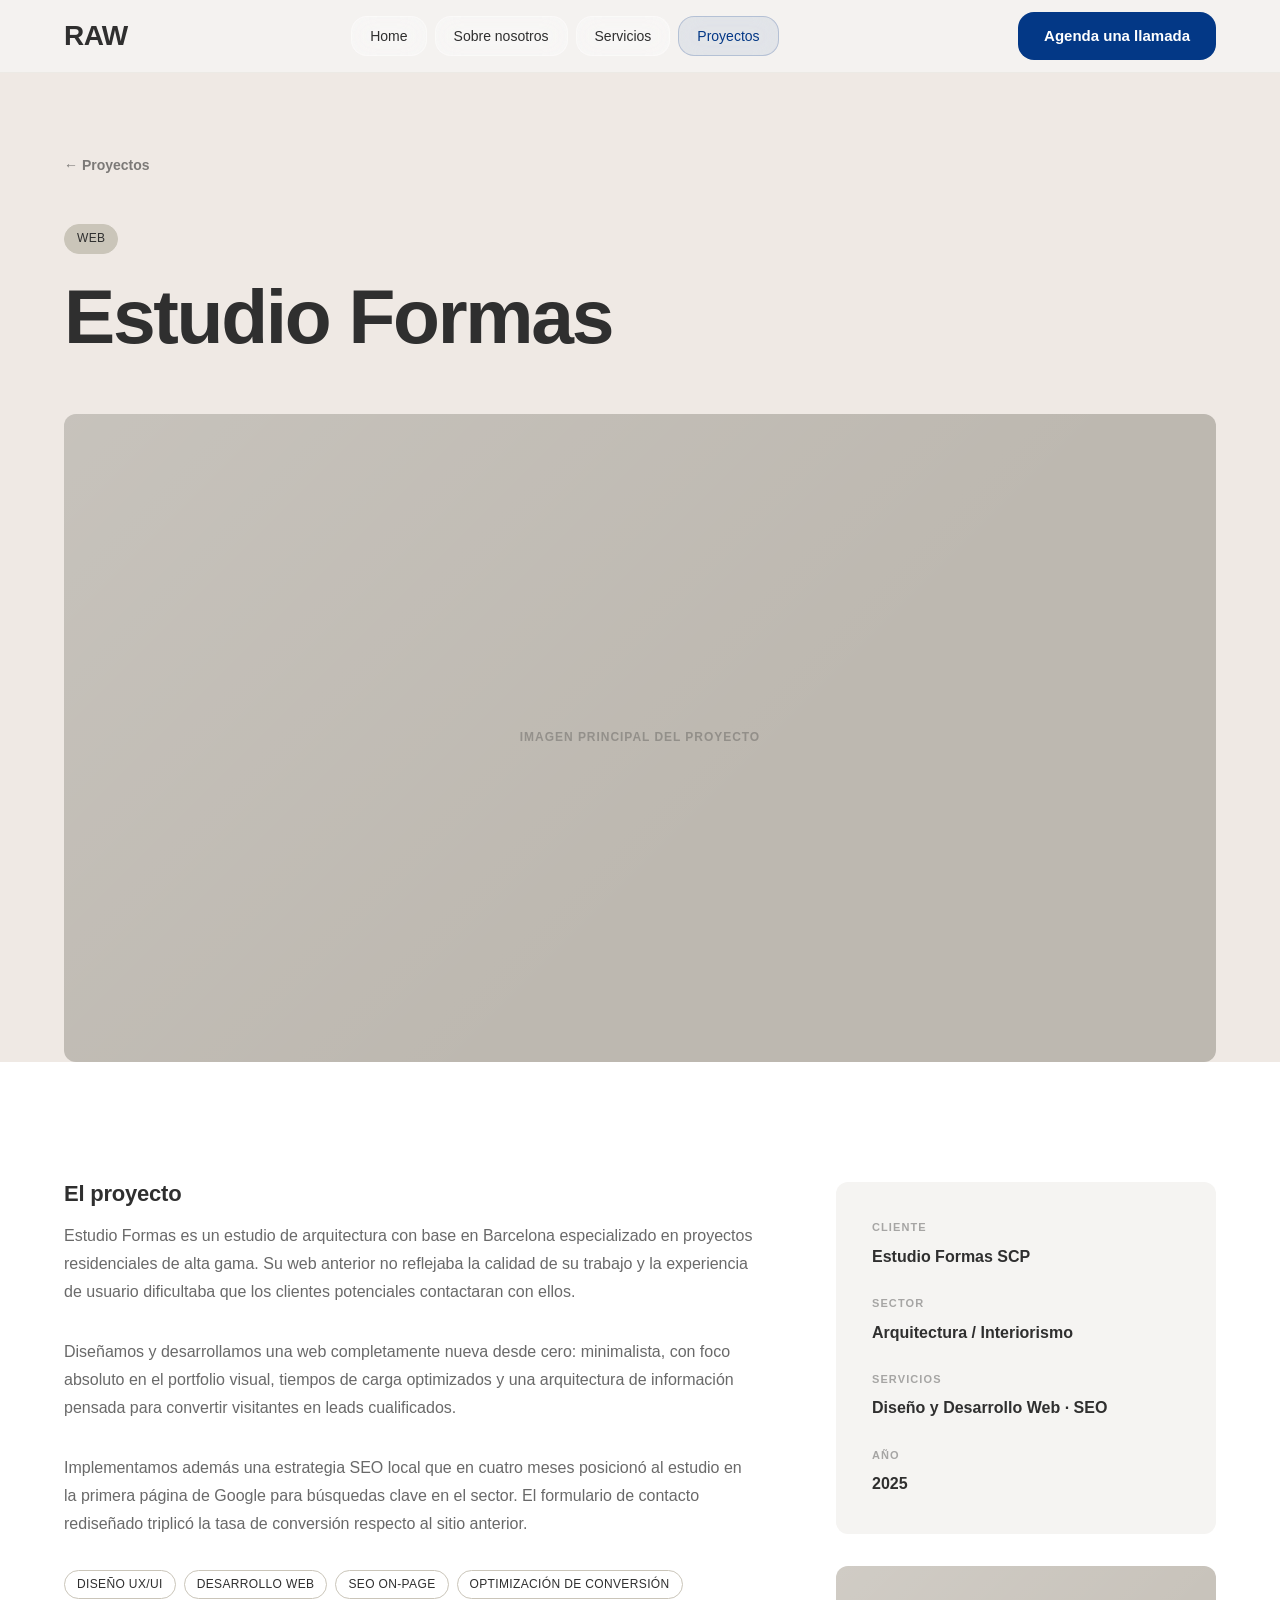
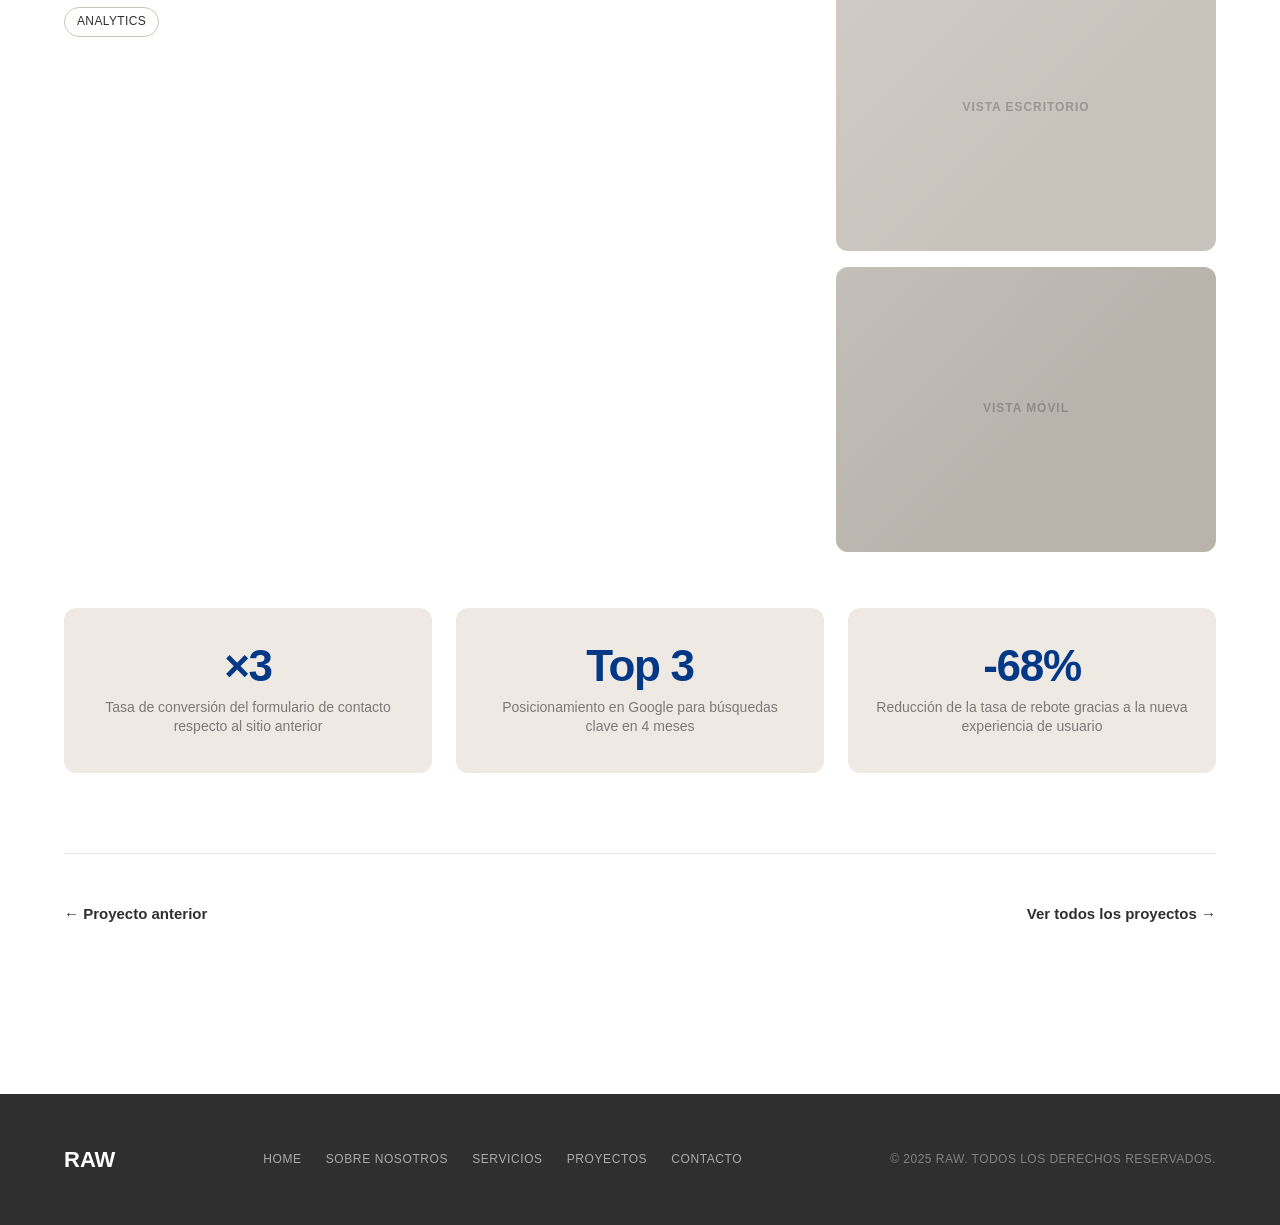
<file: raw/proyectos/proyecto-03.html>
<!DOCTYPE html>
<html lang="es">
<head>
  <meta charset="UTF-8">
  <meta name="viewport" content="width=device-width, initial-scale=1.0">
  <meta name="description" content="Estudio Formas — Proyecto web de RAW Agency.">
  <title>Estudio Formas — RAW Agency</title>
  <link rel="stylesheet" href="../css/styles.css">
</head>
<body>

  <header class="header" role="banner">
    <div class="header-inner">
      <a href="../index.html" class="header-logo">RAW</a>
      <nav class="header-nav" aria-label="Navegación principal">
        <a href="../index.html" class="nav-link">Home</a>
        <a href="../sobre-nosotros.html" class="nav-link">Sobre nosotros</a>
        <a href="../servicios.html" class="nav-link">Servicios</a>
        <a href="../proyectos.html" class="nav-link active">Proyectos</a>
      </nav>
      <a href="../contacto.html" class="btn btn-primary header-cta">Agenda una llamada</a>
      <button class="hamburger" aria-label="Abrir menú" aria-expanded="false">
        <span></span><span></span><span></span>
      </button>
    </div>
    <nav class="mobile-nav" aria-label="Menú móvil">
      <a href="../index.html" class="nav-link">Home</a>
      <a href="../sobre-nosotros.html" class="nav-link">Sobre nosotros</a>
      <a href="../servicios.html" class="nav-link">Servicios</a>
      <a href="../proyectos.html" class="nav-link">Proyectos</a>
      <a href="../contacto.html" class="btn btn-primary">Agenda una llamada</a>
    </nav>
  </header>

  <main>

    <!-- HERO -->
    <section class="project-hero" aria-label="Estudio Formas">
      <div class="container">
        <a href="../proyectos.html" class="back-link">← Proyectos</a>
        <div class="project-hero-meta">
          <span class="tag tag-filled" style="margin-bottom:20px; display:inline-block;">Web</span>
          <h1 class="fade-in">Estudio Formas</h1>
        </div>
        <div class="project-hero-image fade-in delay-1">
          <div class="img-placeholder aspect-169" style="border-radius:12px; background:#BDB8B0;" aria-label="Imagen principal del proyecto Estudio Formas">
            <span style="position:relative;z-index:1;">Imagen principal del proyecto</span>
          </div>
        </div>
      </div>
    </section>

    <!-- DETAIL -->
    <section class="section" style="background: var(--color-white);">
      <div class="container">
        <div class="project-detail-grid">

          <!-- Left: info -->
          <div class="project-info">
            <h3 class="fade-in">El proyecto</h3>
            <p class="fade-in delay-1">
              Estudio Formas es un estudio de arquitectura con base en Barcelona especializado en
              proyectos residenciales de alta gama. Su web anterior no reflejaba la calidad de su
              trabajo y la experiencia de usuario dificultaba que los clientes potenciales contactaran
              con ellos.
            </p>
            <p class="fade-in delay-1">
              Diseñamos y desarrollamos una web completamente nueva desde cero: minimalista, con foco
              absoluto en el portfolio visual, tiempos de carga optimizados y una arquitectura de
              información pensada para convertir visitantes en leads cualificados.
            </p>
            <p class="fade-in delay-2">
              Implementamos además una estrategia SEO local que en cuatro meses posicionó al estudio
              en la primera página de Google para búsquedas clave en el sector. El formulario de
              contacto rediseñado triplicó la tasa de conversión respecto al sitio anterior.
            </p>

            <div style="display:flex; flex-wrap:wrap; gap:8px; margin-top:32px;" class="fade-in delay-2">
              <span class="tag tag-dark">Diseño UX/UI</span>
              <span class="tag tag-dark">Desarrollo web</span>
              <span class="tag tag-dark">SEO on-page</span>
              <span class="tag tag-dark">Optimización de conversión</span>
              <span class="tag tag-dark">Analytics</span>
            </div>
          </div>

          <!-- Right: meta + gallery -->
          <div>
            <div style="background: var(--color-background); border-radius: 12px; padding: 36px; margin-bottom: 32px;" class="fade-in">
              <div class="project-meta-item">
                <p class="project-meta-label">Cliente</p>
                <p class="project-meta-value">Estudio Formas SCP</p>
              </div>
              <div class="project-meta-item">
                <p class="project-meta-label">Sector</p>
                <p class="project-meta-value">Arquitectura / Interiorismo</p>
              </div>
              <div class="project-meta-item">
                <p class="project-meta-label">Servicios</p>
                <p class="project-meta-value">Diseño y Desarrollo Web · SEO</p>
              </div>
              <div class="project-meta-item" style="margin-bottom:0;">
                <p class="project-meta-label">Año</p>
                <p class="project-meta-value">2025</p>
              </div>
            </div>

            <div class="project-gallery fade-in delay-1">
              <div class="img-placeholder aspect-43" style="border-radius:12px; background:#C8C3BB;" aria-label="Diseño de la web en escritorio">
                <span style="position:relative;z-index:1;">Vista escritorio</span>
              </div>
              <div class="img-placeholder aspect-43" style="border-radius:12px; background:#B8B4AC;" aria-label="Diseño de la web en móvil">
                <span style="position:relative;z-index:1;">Vista móvil</span>
              </div>
            </div>
          </div>

        </div>

        <!-- Metrics -->
        <div class="metrics-grid">
          <div class="metric-card fade-in">
            <p class="metric-value">×3</p>
            <p class="metric-label">Tasa de conversión del formulario de contacto respecto al sitio anterior</p>
          </div>
          <div class="metric-card fade-in delay-1">
            <p class="metric-value">Top 3</p>
            <p class="metric-label">Posicionamiento en Google para búsquedas clave en 4 meses</p>
          </div>
          <div class="metric-card fade-in delay-2">
            <p class="metric-value">-68%</p>
            <p class="metric-label">Reducción de la tasa de rebote gracias a la nueva experiencia de usuario</p>
          </div>
        </div>

        <!-- Project nav -->
        <nav class="project-nav" aria-label="Proyectos anterior y siguiente">
          <a href="proyecto-02.html" class="project-nav-link">← Proyecto anterior</a>
          <a href="../proyectos.html" class="project-nav-link">Ver todos los proyectos →</a>
        </nav>

      </div>
    </section>

  </main>

  <footer class="footer" role="contentinfo">
    <div class="container">
      <div class="footer-inner">
        <a href="../index.html" class="footer-logo">RAW</a>
        <nav class="footer-nav" aria-label="Pie de página">
          <a href="../index.html">Home</a>
          <a href="../sobre-nosotros.html">Sobre nosotros</a>
          <a href="../servicios.html">Servicios</a>
          <a href="../proyectos.html">Proyectos</a>
          <a href="../contacto.html">Contacto</a>
        </nav>
        <p class="footer-copy">© 2025 RAW. Todos los derechos reservados.</p>
      </div>
    </div>
  </footer>

  <script src="../js/main.js"></script>
</body>
</html>
</file>
<file: raw/css/styles.css>
/* ============================================================
   RAW Agency — Global Stylesheet
   ============================================================ */

/* Alte Haas Grotesk — load from local or replace with hosted version */
@font-face {
  font-family: 'Alte Haas Grotesk';
  src: url('https://db.onlinewebfonts.com/t/c46a5f7a83c2e8eb20a89fa350e1f8fc.woff2') format('woff2'),
       url('https://db.onlinewebfonts.com/t/c46a5f7a83c2e8eb20a89fa350e1f8fc.woff') format('woff');
  font-weight: 400;
  font-style: normal;
  font-display: swap;
}
@font-face {
  font-family: 'Alte Haas Grotesk';
  src: url('https://db.onlinewebfonts.com/t/5c472c4ee5ea5e3c78a2d9ea96ebbc89.woff2') format('woff2'),
       url('https://db.onlinewebfonts.com/t/5c472c4ee5ea5e3c78a2d9ea96ebbc89.woff') format('woff');
  font-weight: 700;
  font-style: normal;
  font-display: swap;
}

/* ============================================================
   CUSTOM PROPERTIES
   ============================================================ */
:root {
  /* Colors */
  --color-primary:    #033886;
  --color-beige:      #CAC5B9;
  --color-light:      #EFE9E4;
  --color-white:      #FFFFFF;
  --color-dark:       #2F2F2F;
  --color-background: #F5F4F2;

  /* Typography */
  --font-heading: 'Alte Haas Grotesk', 'Helvetica Neue', Arial, sans-serif;
  --font-body:    'Helvetica Neue', Arial, sans-serif;

  --text-h1:    clamp(48px, 6vw, 80px);
  --text-h2:    clamp(36px, 4.5vw, 56px);
  --text-h3:    clamp(24px, 3vw, 36px);
  --text-h4:    clamp(18px, 2vw, 24px);
  --text-body:  16px;
  --text-label: 12px;

  /* Spacing */
  --section-py: 120px;
  --container-max: 1200px;
  --container-px: 24px;

  /* Radius */
  --radius-btn: 16px;
  --radius-card: 12px;
  --radius-input: 8px;

  /* Transitions */
  --transition: all 0.25s ease;

  /* Shadows */
  --shadow-card: 0 4px 24px rgba(0,0,0,0.08);
  --shadow-card-hover: 0 12px 40px rgba(0,0,0,0.14);
  --shadow-header: 0 1px 24px rgba(0,0,0,0.08);
}

/* ============================================================
   RESET & BASE
   ============================================================ */
*, *::before, *::after {
  box-sizing: border-box;
  margin: 0;
  padding: 0;
}

html {
  scroll-behavior: smooth;
  font-size: 16px;
}

body {
  font-family: var(--font-body);
  font-size: var(--text-body);
  color: var(--color-dark);
  background-color: var(--color-background);
  line-height: 1.6;
  -webkit-font-smoothing: antialiased;
}

img {
  display: block;
  max-width: 100%;
}

a {
  color: inherit;
  text-decoration: none;
}

ul, ol {
  list-style: none;
}

button, input, textarea, select {
  font-family: inherit;
  font-size: inherit;
}

/* ============================================================
   TYPOGRAPHY
   ============================================================ */
h1, h2, h3, h4, h5, h6 {
  font-family: var(--font-heading);
  line-height: 1.1;
  font-weight: 700;
}

h1 { font-size: var(--text-h1); }
h2 { font-size: var(--text-h2); }
h3 { font-size: var(--text-h3); }
h4 { font-size: var(--text-h4); }

p { line-height: 1.7; }

/* ============================================================
   LAYOUT
   ============================================================ */
.container {
  max-width: var(--container-max);
  margin-inline: auto;
  padding-inline: var(--container-px);
}

.section {
  padding-block: var(--section-py);
}

.grid-2 {
  display: grid;
  grid-template-columns: 1fr 1fr;
  gap: 64px;
  align-items: center;
}

.grid-3 {
  display: grid;
  grid-template-columns: repeat(3, 1fr);
  gap: 32px;
}

/* ============================================================
   BUTTONS
   ============================================================ */
.btn {
  display: inline-flex;
  align-items: center;
  gap: 8px;
  padding: 12px 26px;
  border-radius: var(--radius-btn);
  font-family: var(--font-heading);
  font-weight: 700;
  font-size: 15px;
  cursor: pointer;
  border: none;
  transition: var(--transition);
  text-decoration: none;
  white-space: nowrap;
}

.btn-primary {
  background: var(--color-primary);
  color: var(--color-white);
}
.btn-primary:hover {
  background: #022d6e;
  transform: scale(1.03);
  box-shadow: 0 8px 24px rgba(3,56,134,0.30);
}

.btn-glass {
  background: rgba(255,255,255,0.25);
  backdrop-filter: blur(12px);
  -webkit-backdrop-filter: blur(12px);
  border: 1px solid rgba(255,255,255,0.4);
  color: var(--color-dark);
}
.btn-glass:hover {
  background: rgba(255,255,255,0.5);
  transform: scale(1.03);
  box-shadow: 0 4px 16px rgba(0,0,0,0.1);
}

.btn-glass-light {
  background: rgba(255,255,255,0.12);
  backdrop-filter: blur(12px);
  -webkit-backdrop-filter: blur(12px);
  border: 1px solid rgba(255,255,255,0.25);
  color: var(--color-white);
}
.btn-glass-light:hover {
  background: rgba(255,255,255,0.22);
  transform: scale(1.03);
}

.btn-outline-light {
  background: transparent;
  border: 1px solid rgba(255,255,255,0.5);
  color: var(--color-white);
}
.btn-outline-light:hover {
  background: rgba(255,255,255,0.12);
  transform: scale(1.03);
}

/* ============================================================
   TAGS / PILLS
   ============================================================ */
.tag {
  display: inline-flex;
  align-items: center;
  padding: 4px 12px;
  border-radius: 999px;
  font-size: var(--text-label);
  font-family: var(--font-body);
  font-weight: 500;
  letter-spacing: 0.03em;
  text-transform: uppercase;
  border: 1px solid rgba(255,255,255,0.4);
  color: rgba(255,255,255,0.85);
  background: transparent;
  transition: var(--transition);
}

.tag-dark {
  border-color: var(--color-beige);
  color: var(--color-dark);
  background: transparent;
}

.tag-filled {
  background: var(--color-beige);
  border-color: var(--color-beige);
  color: var(--color-dark);
}

/* ============================================================
   HEADER
   ============================================================ */
.header {
  position: fixed;
  top: 0;
  left: 0;
  right: 0;
  z-index: 1000;
  background: rgba(245, 244, 242, 0.85);
  backdrop-filter: blur(16px);
  -webkit-backdrop-filter: blur(16px);
  border-bottom: 1px solid rgba(202,197,185,0.2);
  transition: var(--transition);
}

.header.scrolled {
  background: rgba(245, 244, 242, 0.96);
  box-shadow: var(--shadow-header);
}

.header-inner {
  display: flex;
  align-items: center;
  justify-content: space-between;
  height: 72px;
  max-width: var(--container-max);
  margin-inline: auto;
  padding-inline: var(--container-px);
}

.header-logo {
  font-family: var(--font-heading);
  font-weight: 700;
  font-size: 28px;
  color: var(--color-dark);
  letter-spacing: -0.02em;
  text-decoration: none;
  transition: var(--transition);
}
.header-logo:hover { opacity: 0.75; }

.header-nav {
  display: flex;
  align-items: center;
  gap: 8px;
}

.nav-link {
  background: rgba(255,255,255,0.25);
  backdrop-filter: blur(12px);
  -webkit-backdrop-filter: blur(12px);
  border: 1px solid rgba(255,255,255,0.4);
  border-radius: var(--radius-btn);
  padding: 8px 18px;
  font-size: 14px;
  font-family: var(--font-body);
  color: var(--color-dark);
  text-decoration: none;
  transition: var(--transition);
  white-space: nowrap;
}
.nav-link:hover {
  background: rgba(255,255,255,0.5);
  transform: scale(1.03);
  box-shadow: 0 2px 12px rgba(0,0,0,0.08);
}
.nav-link.active {
  background: rgba(3,56,134,0.08);
  border-color: rgba(3,56,134,0.2);
  color: var(--color-primary);
}

.header-cta {
  margin-left: 16px;
}

.hamburger {
  display: none;
  flex-direction: column;
  gap: 5px;
  cursor: pointer;
  padding: 8px;
  background: none;
  border: none;
}
.hamburger span {
  display: block;
  width: 24px;
  height: 2px;
  background: var(--color-dark);
  border-radius: 2px;
  transition: var(--transition);
}
.hamburger.open span:nth-child(1) {
  transform: translateY(7px) rotate(45deg);
}
.hamburger.open span:nth-child(2) {
  opacity: 0;
}
.hamburger.open span:nth-child(3) {
  transform: translateY(-7px) rotate(-45deg);
}

.mobile-nav {
  display: none;
  flex-direction: column;
  gap: 8px;
  padding: 16px var(--container-px) 24px;
  background: rgba(245,244,242,0.98);
  backdrop-filter: blur(16px);
  -webkit-backdrop-filter: blur(16px);
  border-bottom: 1px solid rgba(202,197,185,0.3);
}
.mobile-nav.open {
  display: flex;
}
.mobile-nav .nav-link {
  display: block;
  text-align: center;
}
.mobile-nav .btn {
  text-align: center;
  justify-content: center;
}

/* ============================================================
   FOOTER
   ============================================================ */
.footer {
  background: var(--color-dark);
  color: var(--color-white);
  padding-block: 48px;
}

.footer-inner {
  display: flex;
  align-items: center;
  justify-content: space-between;
  flex-wrap: wrap;
  gap: 24px;
}

.footer-logo {
  font-family: var(--font-heading);
  font-weight: 700;
  font-size: 22px;
  color: var(--color-white);
  text-decoration: none;
}

.footer-nav {
  display: flex;
  gap: 24px;
  flex-wrap: wrap;
}
.footer-nav a {
  font-size: var(--text-label);
  color: rgba(255,255,255,0.6);
  text-decoration: none;
  transition: var(--transition);
  text-transform: uppercase;
  letter-spacing: 0.05em;
}
.footer-nav a:hover { color: var(--color-white); }

.footer-copy {
  font-size: var(--text-label);
  color: rgba(255,255,255,0.4);
  text-transform: uppercase;
  letter-spacing: 0.04em;
}

/* ============================================================
   PLACEHOLDERS (image / avatar stubs)
   ============================================================ */
.img-placeholder {
  background: var(--color-beige);
  border-radius: var(--radius-card);
  display: flex;
  align-items: center;
  justify-content: center;
  color: rgba(47,47,47,0.3);
  font-size: var(--text-label);
  font-weight: 600;
  letter-spacing: 0.08em;
  text-transform: uppercase;
  overflow: hidden;
  position: relative;
}
.img-placeholder::after {
  content: '';
  position: absolute;
  inset: 0;
  background: linear-gradient(135deg, rgba(255,255,255,0.15) 0%, transparent 60%);
}

.img-placeholder-light {
  background: #DDD8D0;
}

.aspect-43  { aspect-ratio: 4/3; }
.aspect-32  { aspect-ratio: 3/2; }
.aspect-169 { aspect-ratio: 16/9; }
.aspect-11  { aspect-ratio: 1/1; }

.avatar-placeholder {
  width: 100px;
  height: 100px;
  border-radius: 50%;
  background: var(--color-beige);
  margin-inline: auto;
  margin-bottom: 20px;
  display: flex;
  align-items: center;
  justify-content: center;
  font-size: 28px;
  color: rgba(47,47,47,0.25);
}

/* ============================================================
   FADE-IN ANIMATION (IntersectionObserver)
   ============================================================ */
.fade-in {
  opacity: 0;
  transform: translateY(24px);
  transition: opacity 0.6s ease, transform 0.6s ease;
}
.fade-in.visible {
  opacity: 1;
  transform: translateY(0);
}
.fade-in.delay-1 { transition-delay: 0.1s; }
.fade-in.delay-2 { transition-delay: 0.2s; }
.fade-in.delay-3 { transition-delay: 0.3s; }
.fade-in.delay-4 { transition-delay: 0.4s; }

/* ============================================================
   HOME — HERO
   ============================================================ */
.hero {
  min-height: 100vh;
  background: var(--color-light);
  display: flex;
  align-items: center;
  position: relative;
  overflow: hidden;
  padding-top: 72px;
}

.hero-bg-text {
  position: absolute;
  bottom: -4vw;
  right: -2vw;
  font-family: var(--font-heading);
  font-weight: 700;
  font-size: 30vw;
  line-height: 1;
  color: rgba(3, 56, 134, 0.06);
  pointer-events: none;
  user-select: none;
  letter-spacing: -0.04em;
}

.hero-content {
  position: relative;
  z-index: 1;
  max-width: 780px;
}

.hero h1 {
  letter-spacing: -0.03em;
  margin-bottom: 28px;
  line-height: 1.05;
}

.hero-sub {
  font-size: var(--text-h4);
  font-family: var(--font-body);
  font-weight: 400;
  color: rgba(47,47,47,0.72);
  max-width: 560px;
  margin-bottom: 48px;
  line-height: 1.5;
}

.hero-ctas {
  display: flex;
  gap: 16px;
  flex-wrap: wrap;
}

/* ============================================================
   HOME — EXPLICACIÓN RAW
   ============================================================ */
.section-raw {
  background: var(--color-primary);
  color: var(--color-white);
}

.section-raw .section-intro {
  max-width: 860px;
  margin-bottom: 24px;
}
.section-raw .section-intro h2 {
  font-size: clamp(28px, 3.5vw, 44px);
  line-height: 1.2;
  margin-bottom: 28px;
}
.section-raw .section-intro p {
  font-size: 18px;
  opacity: 0.8;
  line-height: 1.7;
}

.pillars {
  display: grid;
  grid-template-columns: repeat(3, 1fr);
  gap: 0;
  margin-top: 80px;
  border-top: 1px solid rgba(255,255,255,0.15);
}

.pillar {
  padding: 48px 40px 40px 0;
  border-right: 1px solid rgba(255,255,255,0.15);
}
.pillar:last-child { border-right: none; }
.pillar:not(:first-child) { padding-left: 40px; }

.pillar-num {
  font-family: var(--font-heading);
  font-size: 13px;
  font-weight: 700;
  letter-spacing: 0.1em;
  color: rgba(255,255,255,0.45);
  margin-bottom: 20px;
  display: block;
}

.pillar h4 {
  margin-bottom: 12px;
  font-size: 20px;
}

.pillar p {
  font-size: 15px;
  opacity: 0.7;
  line-height: 1.6;
}

/* ============================================================
   HOME — SOBRE NOSOTROS PREVIEW
   ============================================================ */
.section-about-preview {
  background: var(--color-white);
}

.section-about-preview .grid-2 {
  gap: 80px;
}

.about-text h2 {
  margin-bottom: 24px;
  letter-spacing: -0.02em;
}
.about-text p {
  font-size: 17px;
  color: rgba(47,47,47,0.75);
  margin-bottom: 36px;
  line-height: 1.75;
}

.link-arrow {
  font-family: var(--font-heading);
  font-weight: 700;
  font-size: 16px;
  color: var(--color-primary);
  text-decoration: none;
  display: inline-flex;
  align-items: center;
  gap: 8px;
  transition: var(--transition);
}
.link-arrow:hover { gap: 14px; opacity: 0.8; }

/* ============================================================
   HOME — SERVICIOS PREVIEW
   ============================================================ */
.section-services-preview {
  background: var(--color-primary);
  color: var(--color-white);
}

.section-services-preview .section-title {
  font-size: var(--text-h1);
  letter-spacing: -0.03em;
  margin-bottom: 64px;
}

.services-list {
  border-top: 1px solid rgba(255,255,255,0.15);
}

.service-item {
  display: flex;
  align-items: flex-start;
  gap: 40px;
  padding: 40px 0;
  border-bottom: 1px solid rgba(255,255,255,0.12);
  transition: var(--transition);
}
.service-item:hover { padding-left: 8px; }

.service-num {
  font-family: var(--font-heading);
  font-weight: 700;
  font-size: 13px;
  letter-spacing: 0.08em;
  color: rgba(255,255,255,0.4);
  min-width: 32px;
  padding-top: 4px;
}

.service-body {
  flex: 1;
}

.service-body h4 {
  margin-bottom: 16px;
  font-size: clamp(18px, 2vw, 22px);
}

.service-tags {
  display: flex;
  flex-wrap: wrap;
  gap: 8px;
}

.services-cta {
  margin-top: 56px;
  text-align: right;
}

/* ============================================================
   HOME — PROYECTOS PREVIEW
   ============================================================ */
.section-projects-preview {
  background: var(--color-light);
}

.section-header {
  display: flex;
  align-items: flex-end;
  justify-content: space-between;
  margin-bottom: 56px;
  gap: 24px;
}
.section-header h2 {
  letter-spacing: -0.02em;
}

/* ============================================================
   PROJECT CARDS
   ============================================================ */
.project-card {
  background: var(--color-white);
  border-radius: var(--radius-card);
  overflow: hidden;
  transition: var(--transition);
  cursor: pointer;
  text-decoration: none;
  color: inherit;
  display: block;
}
.project-card:hover {
  transform: translateY(-6px);
  box-shadow: var(--shadow-card-hover);
}

.project-card-image {
  width: 100%;
}

.project-card-body {
  padding: 24px;
}
.project-card-body h4 {
  margin-bottom: 8px;
  font-size: 18px;
  letter-spacing: -0.01em;
}

.project-card-category {
  font-size: var(--text-label);
  font-weight: 600;
  letter-spacing: 0.08em;
  text-transform: uppercase;
  color: rgba(47,47,47,0.45);
}

.project-card-desc {
  font-size: 14px;
  color: rgba(47,47,47,0.65);
  margin-top: 10px;
  line-height: 1.6;
}

/* ============================================================
   HOME — CONTACT STRIP
   ============================================================ */
.section-contact-strip {
  background: var(--color-dark);
  color: var(--color-white);
  text-align: center;
}
.section-contact-strip h2 {
  letter-spacing: -0.02em;
  margin-bottom: 20px;
}
.section-contact-strip p {
  font-size: 18px;
  opacity: 0.65;
  max-width: 480px;
  margin-inline: auto;
  margin-bottom: 48px;
}

.contact-links {
  display: flex;
  align-items: center;
  justify-content: center;
  gap: 24px;
  flex-wrap: wrap;
  margin-top: 40px;
}

.contact-email {
  font-family: var(--font-heading);
  font-weight: 700;
  font-size: 17px;
  color: rgba(255,255,255,0.7);
  text-decoration: none;
  transition: var(--transition);
}
.contact-email:hover { color: var(--color-white); }

/* ============================================================
   SERVICIOS PAGE
   ============================================================ */
.page-hero {
  background: var(--color-primary);
  color: var(--color-white);
  padding-top: calc(72px + 80px);
  padding-bottom: 80px;
}
.page-hero h1 {
  letter-spacing: -0.03em;
  margin-bottom: 20px;
}
.page-hero p {
  font-size: 18px;
  opacity: 0.75;
  max-width: 520px;
  line-height: 1.6;
}

.page-hero-light {
  background: var(--color-light);
  color: var(--color-dark);
  padding-top: calc(72px + 80px);
  padding-bottom: 80px;
}

.service-block {
  padding-block: 88px;
  border-bottom: 1px solid rgba(202,197,185,0.4);
}
.service-block:last-of-type { border-bottom: none; }

.service-block-header {
  display: flex;
  align-items: flex-start;
  gap: 32px;
  margin-bottom: 40px;
}

.service-block-num {
  font-family: var(--font-heading);
  font-weight: 700;
  font-size: 13px;
  letter-spacing: 0.1em;
  color: var(--color-beige);
  padding-top: 8px;
  min-width: 28px;
}

.service-block-title h2 {
  letter-spacing: -0.02em;
  margin-bottom: 16px;
}
.service-block-desc {
  font-size: 17px;
  color: rgba(47,47,47,0.72);
  max-width: 660px;
  line-height: 1.75;
  margin-bottom: 24px;
}

.service-deliverables {
  margin-top: 32px;
  display: grid;
  grid-template-columns: repeat(2, 1fr);
  gap: 12px;
}

.deliverable-item {
  display: flex;
  align-items: flex-start;
  gap: 10px;
  font-size: 15px;
  color: rgba(47,47,47,0.75);
}
.deliverable-item::before {
  content: '→';
  color: var(--color-primary);
  font-weight: 700;
  flex-shrink: 0;
  margin-top: 1px;
}

/* Pricing */
.pricing-section {
  background: var(--color-light);
  padding-block: var(--section-py);
}
.pricing-section h2 {
  text-align: center;
  letter-spacing: -0.02em;
  margin-bottom: 16px;
}
.pricing-section .pricing-sub {
  text-align: center;
  font-size: 17px;
  color: rgba(47,47,47,0.65);
  margin-bottom: 64px;
}

.pricing-grid {
  display: grid;
  grid-template-columns: repeat(2, 1fr);
  gap: 32px;
  max-width: 880px;
  margin-inline: auto;
}

.pricing-card {
  background: var(--color-white);
  border-radius: 16px;
  padding: 48px 40px;
  box-shadow: var(--shadow-card);
  transition: var(--transition);
  border: 2px solid transparent;
}
.pricing-card:hover {
  box-shadow: var(--shadow-card-hover);
  transform: translateY(-4px);
}
.pricing-card.featured {
  border-color: var(--color-primary);
}

.pricing-badge {
  display: inline-block;
  background: var(--color-primary);
  color: var(--color-white);
  font-size: 11px;
  font-weight: 700;
  letter-spacing: 0.08em;
  text-transform: uppercase;
  padding: 4px 12px;
  border-radius: 999px;
  margin-bottom: 20px;
}

.pricing-name {
  font-family: var(--font-heading);
  font-weight: 700;
  font-size: 22px;
  margin-bottom: 8px;
}

.pricing-price {
  font-family: var(--font-heading);
  font-weight: 700;
  font-size: 48px;
  letter-spacing: -0.03em;
  color: var(--color-primary);
  margin-bottom: 4px;
  line-height: 1;
}
.pricing-price span {
  font-size: 18px;
  font-weight: 400;
  color: rgba(47,47,47,0.5);
}

.pricing-note {
  font-size: 13px;
  color: rgba(47,47,47,0.5);
  margin-bottom: 32px;
  margin-top: 6px;
}

.pricing-divider {
  height: 1px;
  background: rgba(202,197,185,0.4);
  margin-bottom: 32px;
}

.pricing-features {
  display: flex;
  flex-direction: column;
  gap: 14px;
  margin-bottom: 40px;
}

.pricing-feature {
  display: flex;
  align-items: flex-start;
  gap: 10px;
  font-size: 15px;
  color: rgba(47,47,47,0.8);
}
.pricing-feature-icon {
  width: 18px;
  height: 18px;
  border-radius: 50%;
  background: rgba(3,56,134,0.1);
  color: var(--color-primary);
  display: flex;
  align-items: center;
  justify-content: center;
  font-size: 10px;
  font-weight: 700;
  flex-shrink: 0;
  margin-top: 2px;
}
.pricing-addon {
  font-size: 13px;
  color: var(--color-primary);
  font-weight: 600;
  padding: 10px 0;
  border-top: 1px solid rgba(202,197,185,0.4);
  margin-top: 8px;
}

/* ============================================================
   PROYECTOS PAGE
   ============================================================ */
.filter-bar {
  display: flex;
  gap: 10px;
  flex-wrap: wrap;
  margin-bottom: 56px;
}

.filter-btn {
  padding: 8px 20px;
  border-radius: 999px;
  border: 1px solid var(--color-beige);
  background: transparent;
  color: var(--color-dark);
  font-size: 14px;
  font-family: var(--font-body);
  font-weight: 500;
  cursor: pointer;
  transition: var(--transition);
}
.filter-btn:hover {
  border-color: var(--color-primary);
  color: var(--color-primary);
}
.filter-btn.active {
  background: var(--color-primary);
  border-color: var(--color-primary);
  color: var(--color-white);
}

.projects-grid {
  display: grid;
  grid-template-columns: repeat(3, 1fr);
  gap: 32px;
}

.project-card-full .project-card-body {
  padding: 28px;
}

.project-card-link {
  display: inline-flex;
  align-items: center;
  gap: 6px;
  font-size: 14px;
  font-weight: 600;
  color: var(--color-primary);
  margin-top: 16px;
  transition: var(--transition);
}
.project-card-link:hover { gap: 10px; }

/* Card hidden state for filter */
.project-card-full.hidden {
  display: none;
}

/* ============================================================
   PROJECT DETAIL PAGE
   ============================================================ */
.back-link {
  display: inline-flex;
  align-items: center;
  gap: 8px;
  font-size: 14px;
  font-weight: 600;
  color: rgba(47,47,47,0.6);
  text-decoration: none;
  margin-bottom: 48px;
  transition: var(--transition);
}
.back-link:hover { color: var(--color-dark); gap: 12px; }

.project-hero {
  background: var(--color-light);
  padding-top: calc(72px + 80px);
  padding-bottom: 0;
}

.project-hero-meta {
  margin-bottom: 32px;
}
.project-hero-meta h1 {
  letter-spacing: -0.03em;
  margin-bottom: 16px;
}

.project-hero-image {
  margin-top: 56px;
}

.project-detail-grid {
  display: grid;
  grid-template-columns: 1fr 380px;
  gap: 80px;
  align-items: start;
}

.project-info h3 {
  font-size: 22px;
  margin-bottom: 16px;
  letter-spacing: -0.01em;
}
.project-info p {
  font-size: 16px;
  color: rgba(47,47,47,0.72);
  line-height: 1.75;
  margin-bottom: 32px;
}

.project-meta-item {
  margin-bottom: 24px;
}
.project-meta-label {
  font-size: 11px;
  font-weight: 700;
  letter-spacing: 0.1em;
  text-transform: uppercase;
  color: rgba(47,47,47,0.4);
  margin-bottom: 6px;
}
.project-meta-value {
  font-size: 16px;
  font-weight: 600;
  color: var(--color-dark);
}

.project-gallery {
  display: flex;
  flex-direction: column;
  gap: 16px;
}

.metrics-grid {
  display: grid;
  grid-template-columns: repeat(3, 1fr);
  gap: 24px;
  margin-top: 56px;
}

.metric-card {
  background: var(--color-light);
  border-radius: var(--radius-card);
  padding: 36px 28px;
  text-align: center;
}
.metric-value {
  font-family: var(--font-heading);
  font-weight: 700;
  font-size: 44px;
  color: var(--color-primary);
  letter-spacing: -0.03em;
  line-height: 1;
  margin-bottom: 10px;
}
.metric-label {
  font-size: 14px;
  color: rgba(47,47,47,0.6);
  line-height: 1.4;
}

.project-nav {
  display: flex;
  justify-content: space-between;
  align-items: center;
  padding-block: 48px;
  border-top: 1px solid rgba(202,197,185,0.4);
  margin-top: 80px;
}

.project-nav-link {
  display: flex;
  align-items: center;
  gap: 8px;
  font-family: var(--font-heading);
  font-weight: 700;
  font-size: 15px;
  color: var(--color-dark);
  text-decoration: none;
  transition: var(--transition);
}
.project-nav-link:hover { color: var(--color-primary); }

/* ============================================================
   SOBRE NOSOTROS PAGE
   ============================================================ */
.values-section {
  background: var(--color-white);
}

.value-card {
  padding: 48px 40px;
  background: var(--color-background);
  border-radius: var(--radius-card);
  transition: var(--transition);
}
.value-card:hover {
  background: var(--color-light);
  transform: translateY(-4px);
  box-shadow: var(--shadow-card);
}

.value-num {
  font-family: var(--font-heading);
  font-weight: 700;
  font-size: 12px;
  letter-spacing: 0.1em;
  color: var(--color-primary);
  opacity: 0.6;
  margin-bottom: 20px;
  display: block;
}

.value-card h4 {
  font-size: 22px;
  margin-bottom: 14px;
  letter-spacing: -0.01em;
}
.value-card p {
  font-size: 15px;
  color: rgba(47,47,47,0.65);
  line-height: 1.7;
}

.team-section {
  background: var(--color-light);
}

.team-card {
  text-align: center;
  padding: 40px 24px;
  background: var(--color-white);
  border-radius: var(--radius-card);
  transition: var(--transition);
}
.team-card:hover {
  transform: translateY(-4px);
  box-shadow: var(--shadow-card);
}

.team-name {
  font-family: var(--font-heading);
  font-weight: 700;
  font-size: 18px;
  margin-bottom: 6px;
}
.team-role {
  font-size: 14px;
  color: rgba(47,47,47,0.5);
  text-transform: uppercase;
  letter-spacing: 0.06em;
}

/* ============================================================
   CONTACT PAGE
   ============================================================ */
.contact-page {
  background: var(--color-light);
  padding-top: calc(72px + 80px);
  padding-bottom: var(--section-py);
  min-height: 100vh;
}

.contact-page h1 {
  letter-spacing: -0.03em;
  margin-bottom: 16px;
}
.contact-page .contact-intro {
  font-size: 18px;
  color: rgba(47,47,47,0.65);
  margin-bottom: 64px;
  max-width: 480px;
}

.contact-grid {
  display: grid;
  grid-template-columns: 1fr 420px;
  gap: 80px;
  align-items: start;
}

.contact-form {
  background: var(--color-white);
  border-radius: 16px;
  padding: 48px;
  box-shadow: var(--shadow-card);
}

.form-group {
  margin-bottom: 24px;
}

.form-label {
  display: block;
  font-size: 13px;
  font-weight: 600;
  letter-spacing: 0.05em;
  text-transform: uppercase;
  color: rgba(47,47,47,0.6);
  margin-bottom: 8px;
}
.form-label .optional {
  font-weight: 400;
  text-transform: none;
  letter-spacing: 0;
  color: rgba(47,47,47,0.4);
}

.form-input,
.form-textarea {
  width: 100%;
  border: 1px solid var(--color-beige);
  border-radius: var(--radius-input);
  padding: 14px 16px;
  font-family: var(--font-body);
  font-size: 16px;
  color: var(--color-dark);
  background: var(--color-background);
  transition: var(--transition);
  outline: none;
}
.form-input:focus,
.form-textarea:focus {
  border-color: var(--color-primary);
  background: var(--color-white);
  box-shadow: 0 0 0 3px rgba(3,56,134,0.08);
}
.form-input::placeholder,
.form-textarea::placeholder {
  color: rgba(47,47,47,0.35);
}

.form-textarea {
  min-height: 140px;
  resize: vertical;
}

.form-error {
  font-size: 12px;
  color: #D44;
  margin-top: 6px;
  display: none;
}
.form-group.has-error .form-error { display: block; }
.form-group.has-error .form-input,
.form-group.has-error .form-textarea {
  border-color: #D44;
}

.form-success {
  background: rgba(3,56,134,0.06);
  border: 1px solid rgba(3,56,134,0.2);
  border-radius: 8px;
  padding: 20px;
  color: var(--color-primary);
  font-weight: 600;
  display: none;
  margin-top: 16px;
}

.contact-info {
  padding-top: 8px;
}
.contact-info-label {
  font-size: 13px;
  font-weight: 700;
  letter-spacing: 0.08em;
  text-transform: uppercase;
  color: rgba(47,47,47,0.45);
  margin-bottom: 16px;
}
.contact-info-email {
  font-family: var(--font-heading);
  font-weight: 700;
  font-size: 22px;
  color: var(--color-primary);
  text-decoration: none;
  display: block;
  margin-bottom: 12px;
  transition: var(--transition);
}
.contact-info-email:hover { opacity: 0.75; }
.contact-info-note {
  font-size: 14px;
  color: rgba(47,47,47,0.55);
  margin-bottom: 40px;
}

.social-links {
  display: flex;
  flex-direction: column;
  gap: 12px;
  margin-top: 32px;
}

.social-link {
  display: flex;
  align-items: center;
  gap: 12px;
  padding: 14px 20px;
  border-radius: var(--radius-btn);
  border: 1px solid rgba(202,197,185,0.6);
  background: rgba(255,255,255,0.6);
  backdrop-filter: blur(8px);
  color: var(--color-dark);
  text-decoration: none;
  font-size: 15px;
  font-weight: 600;
  transition: var(--transition);
}
.social-link:hover {
  background: rgba(255,255,255,0.9);
  border-color: var(--color-primary);
  color: var(--color-primary);
  transform: translateX(4px);
}

.social-link-icon {
  width: 36px;
  height: 36px;
  border-radius: 8px;
  background: var(--color-primary);
  color: var(--color-white);
  display: flex;
  align-items: center;
  justify-content: center;
  font-size: 16px;
  flex-shrink: 0;
}

/* ============================================================
   CTA STRIP (reusable)
   ============================================================ */
.cta-strip {
  background: var(--color-dark);
  color: var(--color-white);
  padding-block: 96px;
  text-align: center;
}
.cta-strip h2 {
  letter-spacing: -0.02em;
  margin-bottom: 16px;
}
.cta-strip p {
  font-size: 18px;
  opacity: 0.65;
  max-width: 440px;
  margin-inline: auto;
  margin-bottom: 40px;
}

/* ============================================================
   UTILITY
   ============================================================ */
.text-center { text-align: center; }
.text-white { color: var(--color-white); }
.mb-0 { margin-bottom: 0; }
.mt-8 { margin-top: 8px; }
.mt-16 { margin-top: 16px; }
.mt-24 { margin-top: 24px; }
.mt-32 { margin-top: 32px; }
.mt-48 { margin-top: 48px; }
.mt-64 { margin-top: 64px; }
.gap-16 { gap: 16px; }

/* ============================================================
   RESPONSIVE — TABLET (768px)
   ============================================================ */
@media (max-width: 1024px) {
  :root {
    --section-py: 80px;
  }

  .grid-2 {
    grid-template-columns: 1fr;
    gap: 48px;
  }

  .grid-3 {
    grid-template-columns: repeat(2, 1fr);
  }

  .pillars {
    grid-template-columns: 1fr;
  }
  .pillar {
    border-right: none;
    border-bottom: 1px solid rgba(255,255,255,0.15);
    padding: 40px 0;
  }
  .pillar:not(:first-child) { padding-left: 0; }
  .pillar:last-child { border-bottom: none; }

  .projects-grid {
    grid-template-columns: repeat(2, 1fr);
  }

  .pricing-grid {
    grid-template-columns: 1fr;
    max-width: 480px;
  }

  .contact-grid {
    grid-template-columns: 1fr;
    gap: 48px;
  }

  .project-detail-grid {
    grid-template-columns: 1fr;
    gap: 48px;
  }

  .service-deliverables {
    grid-template-columns: 1fr;
  }

  .footer-inner {
    flex-direction: column;
    text-align: center;
  }
  .footer-nav { justify-content: center; }

  .header-nav { display: none; }
  .header-cta { display: none; }
  .hamburger { display: flex; }

  .metrics-grid {
    grid-template-columns: 1fr;
    gap: 16px;
  }
}

/* ============================================================
   RESPONSIVE — MOBILE (375px)
   ============================================================ */
@media (max-width: 600px) {
  :root {
    --section-py: 64px;
    --container-px: 20px;
  }

  .grid-3 {
    grid-template-columns: 1fr;
  }

  .projects-grid {
    grid-template-columns: 1fr;
  }

  .hero-ctas {
    flex-direction: column;
  }
  .hero-ctas .btn {
    justify-content: center;
    width: 100%;
  }

  .section-header {
    flex-direction: column;
    align-items: flex-start;
    gap: 16px;
  }

  .service-item {
    flex-direction: column;
    gap: 12px;
  }

  .contact-form {
    padding: 28px 20px;
  }

  .project-nav {
    flex-direction: column;
    gap: 20px;
    text-align: center;
  }

  .pricing-card {
    padding: 32px 24px;
  }
}
</file>
